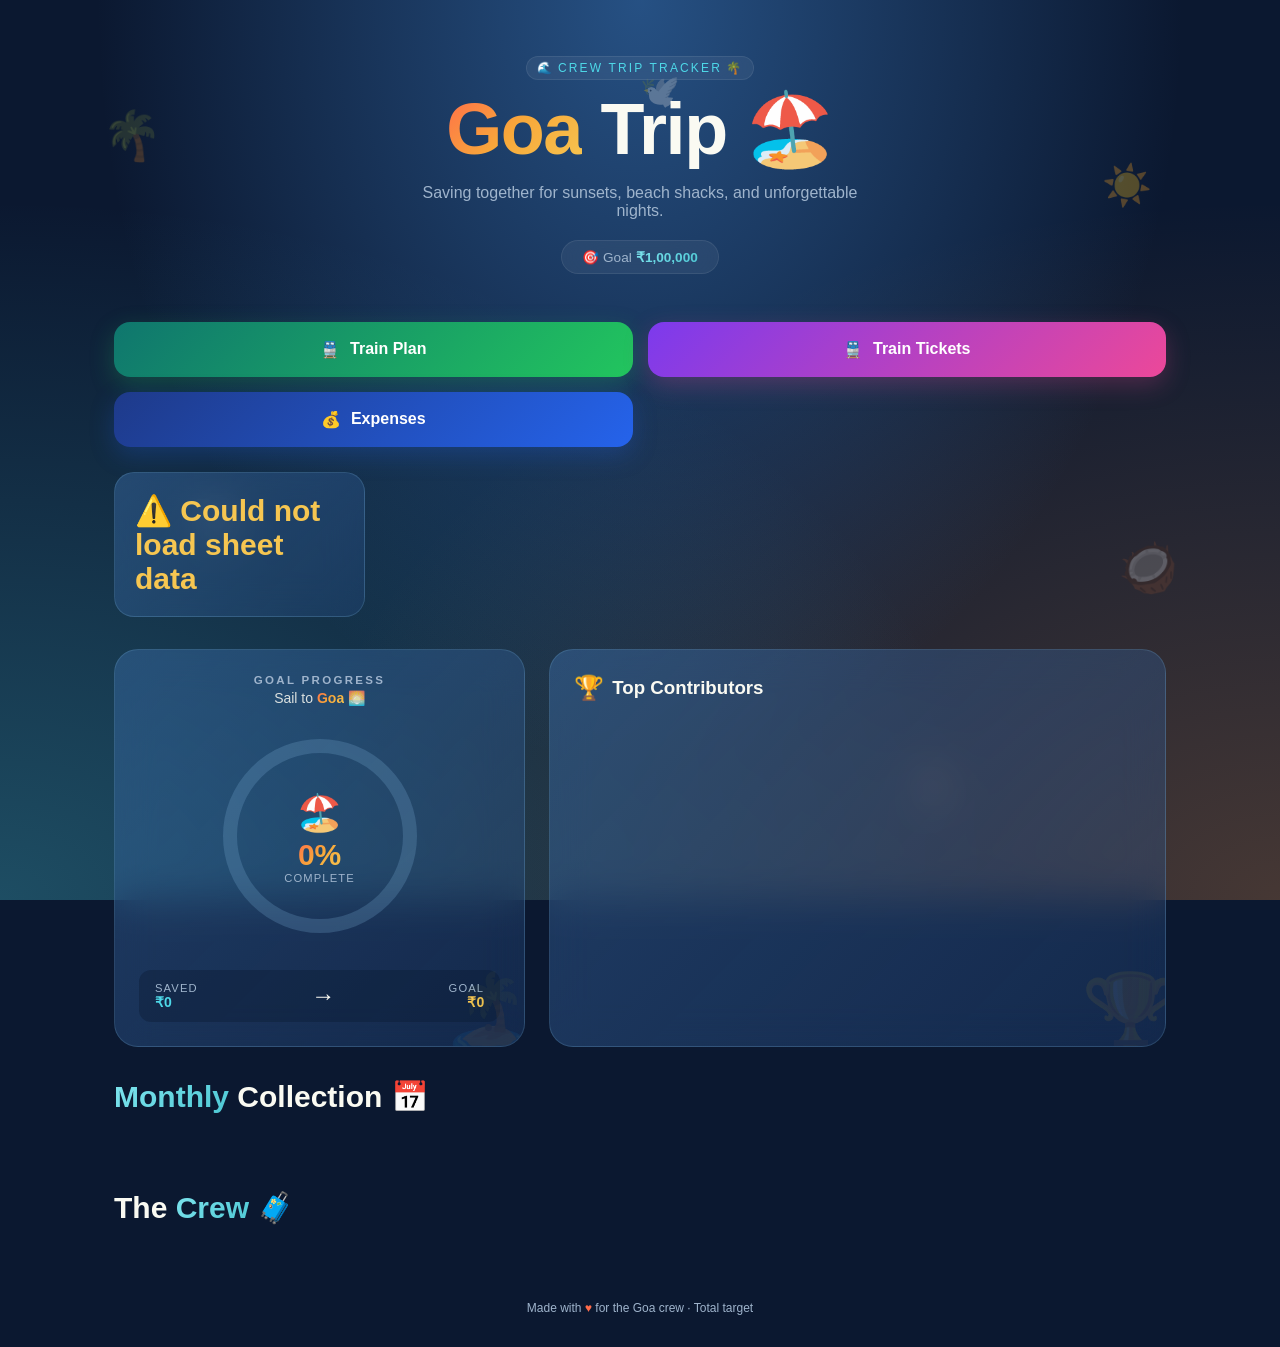
<file: index.html>
<!DOCTYPE html>
<html lang="en">
<head>
<meta charset="UTF-8" />
<meta name="viewport" content="width=device-width, initial-scale=1.0" />
<title>Goa Trip Saving 🏖️</title>
<meta name="description" content="Crew saving tracker for our Goa trip — sunsets, beach shacks & unforgettable nights." />
<link rel="stylesheet" href="styles.css" />
<link rel="stylesheet" href="/css/plans.css">
</head>
<body>
  <!-- Floating ambient emojis -->
  <div class="ambient" aria-hidden="true">
    <span class="emoji float-slow" style="left:8%;top:12%;font-size:3rem;opacity:.25">🌴</span>
    <span class="emoji float" style="right:10%;top:18%;font-size:2.5rem;opacity:.3">☀️</span>
    <span class="emoji float" style="left:15%;top:55%;font-size:2.5rem;opacity:.2">🐚</span>
    <span class="emoji float-slow" style="right:8%;top:60%;font-size:3rem;opacity:.25">🥥</span>
    <span class="emoji wave" style="left:50%;top:8%;font-size:2rem;opacity:.3">🕊️</span>
    <span class="emoji float" style="right:25%;bottom:10%;font-size:2.5rem;opacity:.25">🍹</span>
  </div>

  <main class="container">
    <!-- Hero -->
    <header class="hero pop-in">
      <div class="chip">
        <span class="wave">🌊</span><span>Crew Trip Tracker</span><span class="wave">🌴</span>
      </div>
      <h1 class="title">
        <span class="g-sunset">Goa</span> Trip <span class="float inline">🏖️</span>
      </h1>
      <p class="subtitle">Saving together for sunsets, beach shacks, and unforgettable nights.</p>
      <div class="chip mt">
        🎯 <span class="muted">Goal</span>
        <strong class="g-ocean" id="goalChip">₹1,00,000</strong>
      </div>
    </header>

    <div class="plan-nav">
        <a href="/train-plan.html" class="plan-btn train">🚆 <span>Train Plan</span></a>
        <a href="/train-tickets.html" class="plan-btn flight">🚆 <span>Train Tickets</span></a>
        <a href="/expenses.html" class="plan-btn expenses">💰 <span>Expenses</span></a>
    </div>
    

    <!-- Stats -->
    <section class="stats" id="stats"></section>

    <!-- Progress + Top -->
    <section class="split">
      <div class="card glow progress-card">
        <div class="bg-emoji">🏝️</div>
        <h3 class="kicker">Goal Progress</h3>
        <p class="small">Sail to <span class="g-sunset bold">Goa</span> 🌅</p>
        <div class="ring-wrap">
          <svg width="220" height="220" viewBox="0 0 220 220" class="ring">
            <defs>
              <linearGradient id="ringGrad" x1="0%" y1="0%" x2="100%" y2="100%">
                <stop offset="0%" stop-color="#36d6e5"/>
                <stop offset="50%" stop-color="#f7a83a"/>
                <stop offset="100%" stop-color="#ff6b4a"/>
              </linearGradient>
            </defs>
            <circle cx="110" cy="110" r="90" fill="none" stroke="rgba(120,170,210,.25)" stroke-width="14"/>
            <circle id="ringFill" cx="110" cy="110" r="90" fill="none" stroke="url(#ringGrad)" stroke-width="14" stroke-linecap="round" stroke-dasharray="565.48" stroke-dashoffset="565.48"/>
          </svg>
          <div class="ring-center">
            <span class="float" style="font-size:2.25rem">🏖️</span>
            <span class="pct g-sunset" id="ringPct">0%</span>
            <span class="tiny muted">complete</span>
          </div>
        </div>
        <div class="row pill">
          <div><div class="tiny muted">Saved</div><div class="bold primary" id="savedPill">₹0</div></div>
          <span style="font-size:1.5rem">→</span>
          <div style="text-align:right"><div class="tiny muted">Goal</div><div class="bold accent" id="goalPill">₹0</div></div>
        </div>
      </div>

      <div class="card top-card">
        <div class="bg-emoji">🏆</div>
        <div class="row gap">
          <span class="float" style="font-size:1.5rem">🏆</span>
          <h3 style="margin:0">Top Contributors</h3>
        </div>
        <ol id="topList" class="top-list"></ol>
      </div>
    </section>

    <!-- Members -->
    <section class="members">
      <!-- Monthly Collection -->
      <div class="monthly-wrap">
        <div class="members-head">
          <h2><span class="g-ocean">Monthly</span> Collection <span class="float inline">📅</span></h2>
          <span class="tiny muted" id="monthlyMeta"></span>
        </div>
        <div class="monthly-summary" id="monthlySummary"></div>
        <div class="monthly-grid" id="monthlyGrid"></div>
      </div>

      <div class="members-head">
        <h2><span>The </span><span class="g-ocean">Crew</span> <span class="wave inline">🧳</span></h2>
        <span class="tiny muted" id="crewMeta"></span>
      </div>
      <div class="grid" id="membersGrid"></div>
    </section>

    <footer class="footer">
      Made with <span class="coral">♥</span> for the Goa crew · Total target <span id="totalTarget"></span>
    </footer>
  </main>

  <script src="account-store.js"></script>
  <script>
    // Browser: returning to Home ends the expense-management session.
    // Android/Capacitor: keep the session until the user explicitly logs out.
    if (!window.TripAccountStore?.isAndroidApp?.()) {
      window.TripAccountStore?.clearSession?.();
      window.addEventListener("pageshow", () => window.TripAccountStore?.clearSession?.());
    }
  </script>
  <script src="script.js"></script>
</body>
</html>
</file>
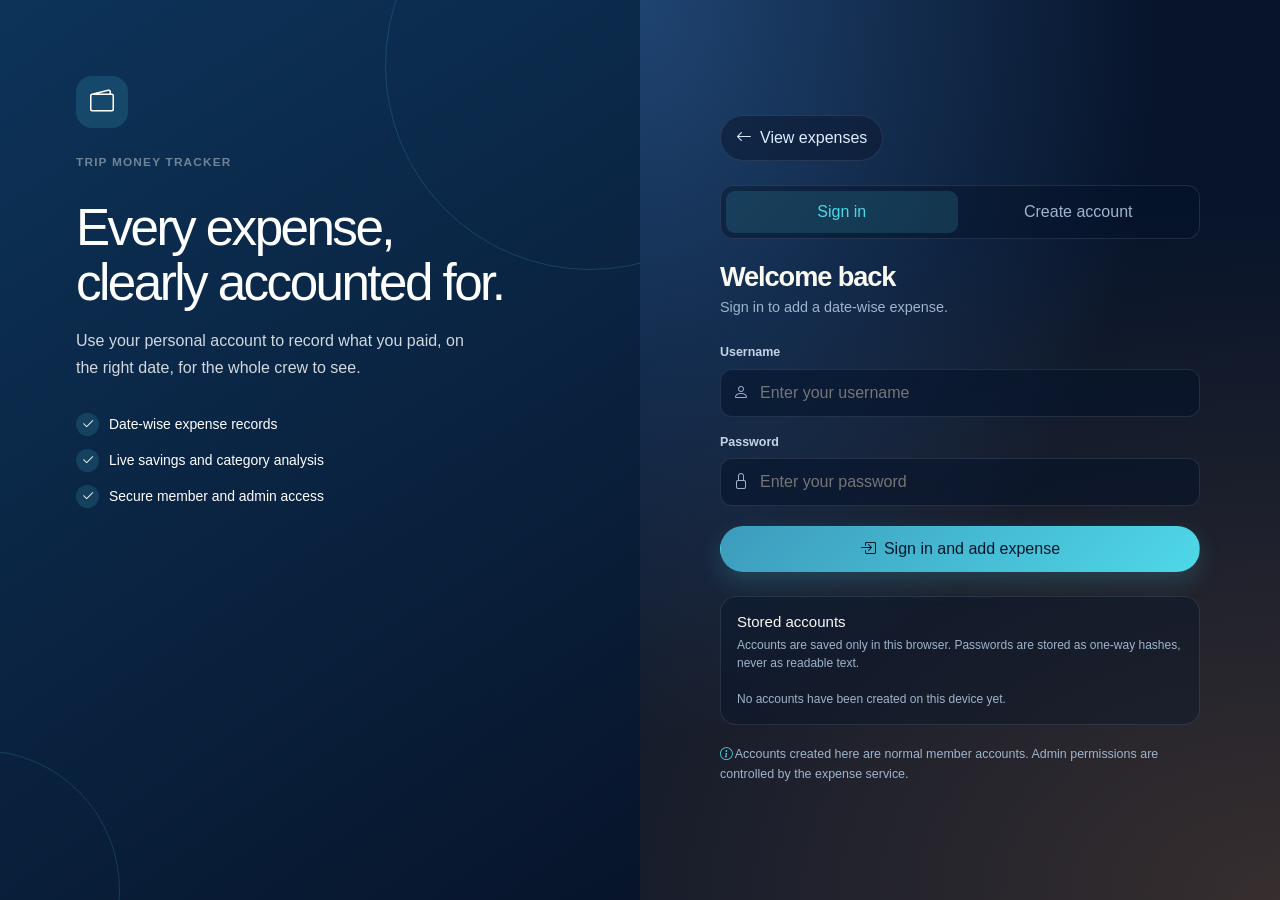
<file: admin-expenses.html>
<!DOCTYPE html>
<html lang="en">

<head>
  <meta charset="UTF-8">
  <meta name="viewport" content="width=device-width,initial-scale=1.0">
  <meta name="description" content="Add and manage Goa trip expenses.">
  <title>Add expenses · Goa trip</title>
  <link rel="preconnect" href="https://fonts.googleapis.com">
  <link rel="preconnect" href="https://cdn.jsdelivr.net">
  <link href="https://fonts.googleapis.com/css2?family=Poppins:wght@400;500;600;700;800&display=swap" rel="stylesheet">
  <link href="https://cdn.jsdelivr.net/npm/bootstrap-icons@1.11.3/font/bootstrap-icons.min.css" rel="stylesheet">
  <link href="https://cdn.jsdelivr.net/npm/bootstrap@5.3.3/dist/css/bootstrap.min.css" rel="stylesheet">
  <link rel="stylesheet" href="/css/expenses.css">
</head>

<body class="expense-page">
  <main class="expense-shell">
    <header class="expense-top">
      <div><a href="/expenses.html" class="expense-btn secondary"><i class="bi bi-arrow-left"></i> Expense overview</a><p class="eyebrow mt-4">Expense entry</p><h1>Add trip expenses</h1><p>Signed in as <strong id="loggedUser"></strong> <span id="roleBadge" class="role-badge"></span>. Your date and category help the group track every payment.</p></div>
      <div class="expense-actions"><button id="logout" class="expense-btn danger" type="button"><i class="bi bi-box-arrow-right"></i> Logout</button></div>
    </header>
    <div id="adminAlert" class="alert" role="alert" aria-live="polite"></div>
    <section class="expense-card">
      <div class="form-card-head"><div class="heading-icon"><i class="bi bi-plus-circle"></i></div><div><h2 class="section-title">New expense</h2><p class="section-subtitle">Add several entries to the list, then save them together.</p></div></div>
      <form id="expenseForm" novalidate>
        <div class="form-grid">
          <div class="form-field"><label for="date">Expense date</label><div class="input-with-icon"><i class="bi bi-calendar3"></i><input id="date" type="date" required></div></div>
          <div class="form-field"><label for="type">Expense category</label><div class="input-with-icon select-icon"><i class="bi bi-tags"></i><select id="type" required><option value="">Choose a category</option><option>Train Ticket</option><option>Petrol</option><option>Food</option><option>Hotel/Accommodation</option><option>Travel/Transport</option><option>Other</option></select></div></div>
          <div class="form-field"><label for="amount">Amount (₹)</label><div class="input-with-icon"><i class="bi bi-currency-rupee"></i><input id="amount" type="number" min="0.01" step="0.01" inputmode="decimal" placeholder="0.00" required></div></div>
          <div class="form-field"><label for="updatedBy">Paid / added by</label><div class="input-with-icon"><i class="bi bi-person-check"></i><input id="updatedBy" autocomplete="name" readonly required></div></div>
          <div class="form-field"><label for="comments">Comments</label><div class="input-with-icon"><i class="bi bi-chat-left-text"></i><input id="comments" type="text" maxlength="500" placeholder="Optional comment"></div></div>
        </div>
        <div class="form-actions"><button class="expense-btn secondary" type="reset"><i class="bi bi-arrow-counterclockwise"></i> Clear</button><button class="expense-btn primary" type="submit"><i class="bi bi-plus-lg"></i> Add to save list</button><button class="expense-btn primary" id="submitPending" type="button"><i class="bi bi-cloud-arrow-up"></i> Save all expenses</button></div>
      </form>
      <div id="pendingList" class="pending-list" aria-live="polite"></div>
    </section>
    <section class="expense-card mt-4">
      <div class="expense-toolbar"><div><h2 class="section-title">Existing expenses</h2><p class="section-subtitle">Newest records appear first. <span id="managementHint"></span></p></div><button id="reloadAdmin" class="expense-btn secondary" type="button"><i class="bi bi-arrow-clockwise"></i> Refresh</button></div>
      <div class="expense-table-wrap"><table class="expense-table admin-table"><thead><tr><th>Date</th><th>Category</th><th>Amount</th><th>Added by</th><th>Comments</th><th>Updated</th><th class="admin-only">Actions</th></tr></thead><tbody id="adminRows"></tbody></table></div>
    </section>
  </main>
  <script src="/account-store.js"></script>
  <script>
    const EXPENSE_API_URL = "https://script.google.com/macros/s/AKfycbyYHi4Vzi4vbc90FfZ9UvlKlKIQuziVKtTBHzFOHYneqdk5ENsI_F0bKrY8yPw76xxV/exec";
    const session = window.TripAccountStore?.readSession?.();
    const token = session?.token;
    const username = session?.user;
    const role = session?.role || "member";
    const canManage = role === "admin";
    const localAccount = session?.source === "local";
    if (!token) location.replace("/admin-login.html");
    window.addEventListener("pageshow", () => {
      if (!window.TripAccountStore?.readSession?.()) {
        window.TripAccountStore?.clearSession?.();
        location.replace("/admin-login.html");
      }
    });
    document.getElementById("loggedUser").textContent = username || "Member"; document.getElementById("updatedBy").value = username || ""; document.getElementById("date").value = new Date().toISOString().slice(0, 10);
    document.getElementById("roleBadge").textContent = canManage ? "Administrator" : "Member"; document.getElementById("managementHint").textContent = canManage ? "You can edit or delete records." : "Member accounts can add new expense records.";
    if (!canManage) document.querySelectorAll(".admin-only").forEach(el => el.remove());
    const esc = value => String(value ?? "").replace(/[&<>"']/g, char => ({ "&": "&amp;", "<": "&lt;", ">": "&gt;", '"': "&quot;", "'": "&#039;" }[char]));
    const money = value => "₹" + Number(value || 0).toLocaleString("en-IN", { maximumFractionDigits: 2 }); let pending = [], existing = [];
    function alertMsg(message, type = "success") { const alert = document.getElementById("adminAlert"); alert.className = "alert " + type; alert.textContent = message; }
    const loginMessage = sessionStorage.getItem("tripLoginMessage");
    if (loginMessage) { alertMsg(loginMessage); sessionStorage.removeItem("tripLoginMessage"); }
    async function adminRequest(action, payload = {}) {

        const url = new URL(EXPENSE_API_URL);

        url.searchParams.set("action", action);
        url.searchParams.set("token", token);

        Object.entries(payload).forEach(([key, value]) => {
          url.searchParams.set(key, value);
        });

        const response = await fetch(url, {
          cache: "no-store"
        });

        if (!response.ok) {
          throw new Error(
            "Could not reach the expense service. Please try again."
          );
        }

        const data = await response.json();

        if (!data.ok) {
          throw new Error(
            data.error || "Request failed"
          );
        }

        return data;
      }
    function renderPending() { const list = document.getElementById("pendingList"); list.innerHTML = pending.map((item, index) => `<div class="pending-item"><span><i class="bi bi-clock-history"></i> ${esc(item.date)} · ${esc(item.type)} · <strong>${money(item.amount)}</strong> · ${esc(item.updatedBy)}${item.comments ? ` · ${esc(item.comments)}` : ""}</span><button class="expense-btn danger small" data-remove="${index}" type="button"><i class="bi bi-x-lg"></i> Remove</button></div>`).join(""); list.querySelectorAll("[data-remove]").forEach(button => button.addEventListener("click", () => { pending.splice(Number(button.dataset.remove), 1); renderPending(); })); }
    function renderAdmin() {
        const body = document.getElementById("adminRows");

        const ordered = [...existing].sort(
          (a, b) =>
            String(b.date || "").localeCompare(String(a.date || "")) ||
            String(b.updatedAt || "").localeCompare(String(a.updatedAt || ""))
        );

        body.innerHTML = ordered.map(item => `
    <tr>
      <td>${esc(item.date)}</td>
      <td><span class="expense-badge">${esc(item.type)}</span></td>
      <td class="expense-amount">${money(item.amount)}</td>
      <td>${esc(item.updatedBy)}</td>
      <td>${esc(item.comments || "—")}</td>
      <td>${esc(item.updatedAt || "—")}</td>

      ${canManage ? `
        <td class="actions">

          <button
            class="expense-btn secondary small"
            data-edit="${esc(item.id)}"
            type="button">
            <i class="bi bi-pencil-square"></i> Edit
          </button>

          <button
            class="expense-btn danger small"
            data-delete="${esc(item.id)}"
            type="button">
            <i class="bi bi-trash3"></i> Delete
          </button>

        </td>
      ` : ""}
    </tr>
  `).join("") || `
    <tr>
      <td colspan="${canManage ? 7 : 6}" class="empty-cell">
        No expenses have been recorded yet.
      </td>
    </tr>
  `;


        // ============================================================
        // DELETE
        // ============================================================

        body.querySelectorAll("[data-delete]").forEach(button => {

          button.addEventListener("click", async () => {

            if (!confirm("Delete this expense permanently?")) {
              return;
            }

            try {

              await adminRequest("delete", {
                id: button.dataset.delete
              });

              alertMsg("Expense deleted successfully.");

              await loadExisting();

            } catch (error) {

              alertMsg(
                error.message,
                "error"
              );
            }
          });
        });


        // ============================================================
        // EDIT
        // ============================================================

        body.querySelectorAll("[data-edit]").forEach(button => {

          button.addEventListener("click", () => {

            const item = existing.find(
              expense =>
                String(expense.id) ===
                String(button.dataset.edit)
            );

            if (!item) {
              alertMsg(
                "Expense not found.",
                "error"
              );
              return;
            }


            document.getElementById("date").value =
              item.date || "";

            document.getElementById("type").value =
              item.type || "";

            document.getElementById("amount").value =
              item.amount || "";

            document.getElementById("updatedBy").value =
              username || "";

            document.getElementById("comments").value =
              item.comments || "";

            // Store the expense ID being edited
            document.getElementById("expenseForm").dataset.editId =
              item.id;


            // Change button text
            const saveButton =
              document.getElementById("submitPending");

            saveButton.innerHTML =
              '<i class="bi bi-check2-circle"></i> Update expense';


            alertMsg(
              "Expense loaded for editing. Make your changes and click Update expense."
            );


            // Scroll to form
            document.getElementById("expenseForm")
              .scrollIntoView({
                behavior: "smooth",
                block: "start"
              });
          });
        });
      }
    async function loadExisting() { try { document.getElementById("reloadAdmin").disabled = true; const data = await adminRequest("list"); existing = Array.isArray(data.expenses) ? data.expenses : []; renderAdmin(); } catch (error) { alertMsg(error.message, "error"); } finally { document.getElementById("reloadAdmin").disabled = false; } }
    const expenseForm = document.getElementById("expenseForm");
    expenseForm.addEventListener("submit", event => { event.preventDefault(); const form = event.currentTarget; if (!form.reportValidity()) return; pending.push({ date: document.getElementById("date").value, type: document.getElementById("type").value, amount: Number(document.getElementById("amount").value), updatedBy: document.getElementById("updatedBy").value, comments: document.getElementById("comments").value.trim() }); renderPending(); document.getElementById("amount").value = ""; document.getElementById("type").value = ""; document.getElementById("comments").value = ""; alertMsg("Expense added to the save list. Save when you are ready."); });
    expenseForm.addEventListener("reset", () => setTimeout(() => { document.getElementById("date").value = new Date().toISOString().slice(0, 10); document.getElementById("updatedBy").value = username || ""; }, 0));
    document.getElementById("submitPending").addEventListener("click", async () => {

        const form = document.getElementById("expenseForm");
        const editId = form.dataset.editId;

        // ============================================================
        // UPDATE EXISTING EXPENSE
        // ============================================================

        if (editId) {

          if (!form.reportValidity()) {
            return;
          }

          const submit = document.getElementById("submitPending");
          submit.disabled = true;

          try {

            await adminRequest("update", {
              id: editId,
              date: document.getElementById("date").value,
              type: document.getElementById("type").value,
              amount: Number(document.getElementById("amount").value),
              comments: document.getElementById("comments").value.trim()
            });

            // Clear edit mode
            delete form.dataset.editId;

            form.reset();

            document.getElementById("date").value =
              new Date().toISOString().slice(0, 10);

            document.getElementById("updatedBy").value =
              username || "";

            submit.innerHTML =
              '<i class="bi bi-cloud-arrow-up"></i> Save all expenses';

            alertMsg(
              "Expense updated successfully."
            );

            await loadExisting();

          } catch (error) {

            alertMsg(
              error.message,
              "error"
            );

          } finally {

            submit.disabled = false;
          }

          return;
        }


        // ============================================================
        // SAVE NEW EXPENSES
        // ============================================================

        if (!pending.length) {

          alertMsg(
            "Add at least one expense before saving.",
            "error"
          );

          return;
        }

        const submit =
          document.getElementById("submitPending");

        submit.disabled = true;

        try {

          for (const item of pending) {
            await adminRequest("add", item);
          }

          const count =
            pending.length;

          pending = [];

          renderPending();

          alertMsg(
            `${count} expense${count === 1 ? "" : "s"} saved successfully.`
          );

          await loadExisting();

        } catch (error) {

          alertMsg(
            error.message,
            "error"
          );

        } finally {

          submit.disabled = false;
        }
      });
    document.getElementById("reloadAdmin").addEventListener("click", loadExisting);
    document.getElementById("logout").addEventListener("click", () => {
      window.TripAccountStore?.clearSession?.();
      location.href = "/admin-login.html";
    });

    // Browser sessions expire after 10 minutes without activity.
    // Android/Capacitor sessions intentionally do not expire automatically.
    if (!window.TripAccountStore?.isAndroidApp?.()) {
      const touch = () => window.TripAccountStore?.touchSession?.();
      ["click", "keydown", "pointerdown", "touchstart", "scroll"].forEach(eventName => {
        document.addEventListener(eventName, touch, { passive: true });
      });
      setInterval(() => {
        if (!window.TripAccountStore?.readSession?.()) {
          window.TripAccountStore?.clearSession?.();
          location.replace("/admin-login.html");
        }
      }, 30000);
    }

    loadExisting();
  </script>
</body>

</html>
</file>
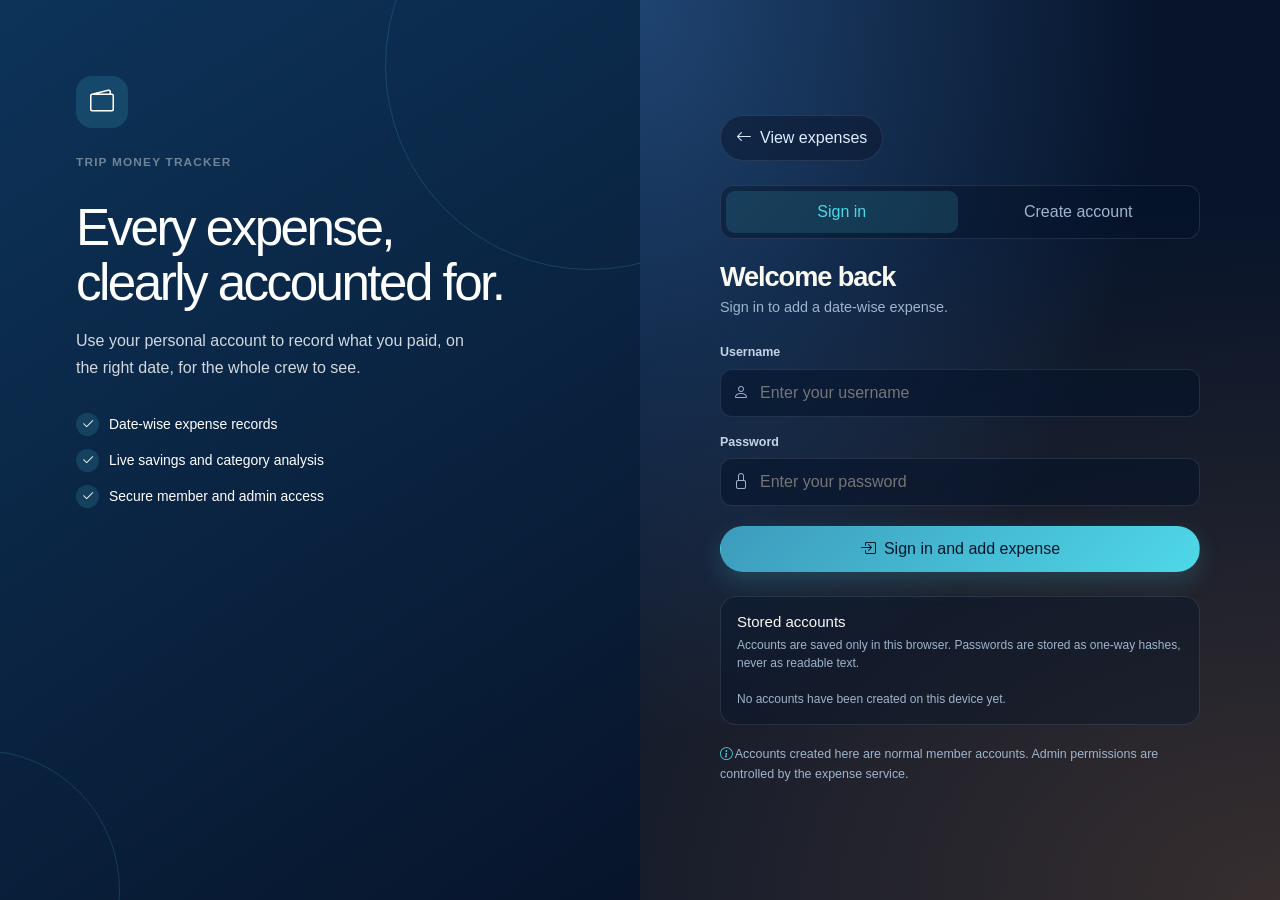
<file: admin-login.html>
<!DOCTYPE html>
<html lang="en">

<head>
  <meta charset="UTF-8">
  <meta name="viewport" content="width=device-width,initial-scale=1.0">
  <meta name="description" content="Sign in or create a member account to add Goa trip expenses.">
  <title>Access expenses · Goa trip</title>
  <link rel="preconnect" href="https://fonts.googleapis.com">
  <link rel="preconnect" href="https://cdn.jsdelivr.net">
  <link href="https://fonts.googleapis.com/css2?family=Poppins:wght@400;500;600;700;800&display=swap" rel="stylesheet">
  <link href="https://cdn.jsdelivr.net/npm/bootstrap-icons@1.11.3/font/bootstrap-icons.min.css" rel="stylesheet">
  <link href="https://cdn.jsdelivr.net/npm/bootstrap@5.3.3/dist/css/bootstrap.min.css" rel="stylesheet">
  <link rel="stylesheet" href="/css/expenses.css">
</head>

<body class="expense-page login-page">
  <aside class="login-brand" aria-hidden="true">
    <div class="brand-content">
      <div class="brand-mark"><i class="bi bi-wallet2"></i></div>
      <p class="eyebrow text-white-50 mt-4">Trip money tracker</p>
      <h1>Every expense, clearly accounted for.</h1>
      <p>Use your personal account to record what you paid, on the right date, for the whole crew to see.</p>
      <div class="feature-list"><span><i class="bi bi-check2"></i> Date-wise expense records</span><span><i
            class="bi bi-check2"></i> Live savings and category analysis</span><span><i class="bi bi-check2"></i> Secure
          member and admin access</span></div>
    </div>
  </aside>
  <main class="login-panel">
    <div class="login-card">
      <a href="/expenses.html" class="expense-btn secondary"><i class="bi bi-arrow-left"></i> View expenses</a>
      <div class="auth-tabs" role="tablist" aria-label="Account actions">
        <button class="auth-tab active" id="loginTab" type="button" role="tab" aria-selected="true"
          aria-controls="loginForm">Sign in</button>
        <button class="auth-tab" id="registerTab" type="button" role="tab" aria-selected="false"
          aria-controls="registerForm">Create account</button>
      </div>
      <div id="loginAlert" class="alert" role="alert" aria-live="polite"></div>

      <form id="loginForm" class="expense-form" novalidate>
        <h1 class="login-form-title">Welcome back</h1>
        <p class="login-form-copy">Sign in to add a date-wise expense.</p>
        <div class="form-field"><label for="adminUser">Username</label>
          <div class="input-with-icon"><i class="bi bi-person"></i><input id="adminUser" autocomplete="username"
              placeholder="Enter your username" required></div>
        </div>
        <div class="form-field mt-3"><label for="adminPass">Password</label>
          <div class="input-with-icon"><i class="bi bi-lock"></i><input id="adminPass" type="password"
              autocomplete="current-password" placeholder="Enter your password" required></div>
        </div>
        <div class="form-actions"><button class="expense-btn primary w-100" type="submit"><i
              class="bi bi-box-arrow-in-right"></i> Sign in and add expense</button></div>
      </form>

      <form id="registerForm" class="expense-form d-none" novalidate>
        <h1 class="login-form-title">Create member account</h1>
        <p class="login-form-copy">Member accounts can add expenses but do not receive management access.</p>
        <div class="form-field"><label for="registerName">Your name</label>
          <div class="input-with-icon"><i class="bi bi-person-vcard"></i><input id="registerName" autocomplete="name"
              placeholder="Name shown on expense records" required></div>
        </div>
        <div class="form-field mt-3"><label for="registerUser">Username</label>
          <div class="input-with-icon"><i class="bi bi-at"></i><input id="registerUser" autocomplete="username"
              minlength="3" placeholder="At least 3 characters" required></div>
        </div>
        <div class="form-field mt-3"><label for="registerPass">Password</label>
          <div class="input-with-icon"><i class="bi bi-shield-lock"></i><input id="registerPass" type="password"
              autocomplete="new-password" minlength="6" placeholder="At least 6 characters" required></div>
        </div>
        <div class="form-field mt-3"><label for="confirmPass">Confirm password</label>
          <div class="input-with-icon"><i class="bi bi-shield-check"></i><input id="confirmPass" type="password"
              autocomplete="new-password" placeholder="Repeat your password" required></div>
        </div>
        <div class="form-actions"><button class="expense-btn primary w-100" type="submit"><i
              class="bi bi-person-plus"></i> Create member account</button></div>
      </form>
      <section class="account-store-panel" aria-labelledby="storedAccountsTitle">
        <div><h2 id="storedAccountsTitle">Stored accounts</h2><p>Accounts are saved only in this browser. Passwords are stored as one-way hashes, never as readable text.</p></div>
        <div id="storedAccounts" class="stored-accounts" aria-live="polite"></div>
      </section>
      <p class="login-help"><i class="bi bi-info-circle"></i> Accounts created here are normal member accounts. Admin
        permissions are controlled by the expense service.</p>
    </div>
  </main>
  <script src="/account-store.js"></script>
  <script>
    const EXPENSE_API_URL = "https://script.google.com/macros/s/AKfycbyYHi4Vzi4vbc90FfZ9UvlKlKIQuziVKtTBHzFOHYneqdk5ENsI_F0bKrY8yPw76xxV/exec";
    const alertBox = document.getElementById("loginAlert");
    const showAlert = (message, type = "success") => { alertBox.className = "alert " + type; alertBox.textContent = message; };
    async function authRequest(action, payload) {
      const url = new URL(EXPENSE_API_URL); url.searchParams.set("action", action);
      Object.entries(payload).forEach(([key, value]) => url.searchParams.set(key, value));
      const response = await fetch(url, { cache: "no-store" });
      if (!response.ok) throw new Error("Could not reach the account service. Please try again.");
      const data = await response.json(); if (!data.ok) throw new Error(data.error || "Request failed"); return data;
    }
    function setMode(mode) {
      const login = mode === "login";
      document.getElementById("loginForm").classList.toggle("d-none", !login); document.getElementById("registerForm").classList.toggle("d-none", login);
      document.getElementById("loginTab").classList.toggle("active", login); document.getElementById("registerTab").classList.toggle("active", !login);
      document.getElementById("loginTab").setAttribute("aria-selected", login); document.getElementById("registerTab").setAttribute("aria-selected", !login);
      alertBox.className = "alert"; alertBox.textContent = "";
    }
    document.getElementById("loginTab").addEventListener("click", () => setMode("login"));
    document.getElementById("registerTab").addEventListener("click", () => setMode("register"));
    function renderStoredAccounts() {
      const container = document.getElementById("storedAccounts");
      const accounts = TripAccountStore.list();
      container.innerHTML = accounts.length ? accounts.map(account => `<div class="stored-account"><i class="bi bi-person-check"></i><span><strong>${escapeHtml(account.name)}</strong><small>@${escapeHtml(account.username)} · created ${new Date(account.createdAt).toLocaleDateString()}</small></span></div>`).join("") : "<p>No accounts have been created on this device yet.</p>";
    }
    function escapeHtml(value) { return String(value ?? "").replace(/[&<>\"']/g, char => ({ "&": "&amp;", "<": "&lt;", ">": "&gt;", '\"': "&quot;", "'": "&#039;" }[char])); }
    function startSession(data, source) {
      const session = TripAccountStore.saveSession(data, source);
      // Keep the existing login message behavior for the browser flow.
      if (!TripAccountStore.isAndroidApp()) {
        sessionStorage.setItem(
          "tripLoginMessage",
          session.role === "admin"
            ? "Administrator access granted. You can edit and delete expense records."
            : "This is a member account. Member-level access has been granted."
        );
      }
      location.href = "/admin-expenses.html";
    }
    document.getElementById("loginForm").addEventListener("submit", async event => {
      event.preventDefault(); const form = event.currentTarget; if (!form.reportValidity()) return;
      const submit = form.querySelector("button[type=submit]"); submit.disabled = true;
      try {
        const credentials = { username: document.getElementById("adminUser").value.trim(), password: document.getElementById("adminPass").value };
        // The Apps Script service checks its Admin sheet first, then its Members sheet,
        // and returns the matching account's role and session token.
        try {
          const data = await authRequest("login", credentials);
          startSession(data, "sheet");
          return;
        } catch (sheetError) {
          // Locally created members remain usable when they are not present in the sheet.
          try { startSession(await TripAccountStore.authenticate(credentials), "local"); return; }
          catch { throw sheetError; }
        }
      } catch (error) { showAlert(error.message || "Incorrect username or password.", "error"); } finally { submit.disabled = false; }
    });
    document.getElementById("registerForm").addEventListener("submit", async event => {
        event.preventDefault();

        const form = event.currentTarget;

        if (!form.reportValidity()) return;

        const name = document.getElementById("registerName").value.trim();
        const username = document.getElementById("registerUser").value.trim();
        const password = document.getElementById("registerPass").value;
        const confirmPassword = document.getElementById("confirmPass").value;

        if (password !== confirmPassword) {
          showAlert("Passwords do not match.", "error");
          return;
        }

        const submit = form.querySelector("button[type=submit]");
        submit.disabled = true;

        try {

          // Save the member account in Google Sheets
          await authRequest("register", {
            name: name,
            username: username,
            password: password
          });

          form.reset();

          setMode("login");

          showAlert(
            "Member account created successfully. You can now sign in from any device."
          );

        } catch (error) {

          showAlert(
            error.message || "Could not create the account.",
            "error"
          );

        } finally {

          submit.disabled = false;
        }
      });
    renderStoredAccounts();
  </script>
</body>

</html>
</file>
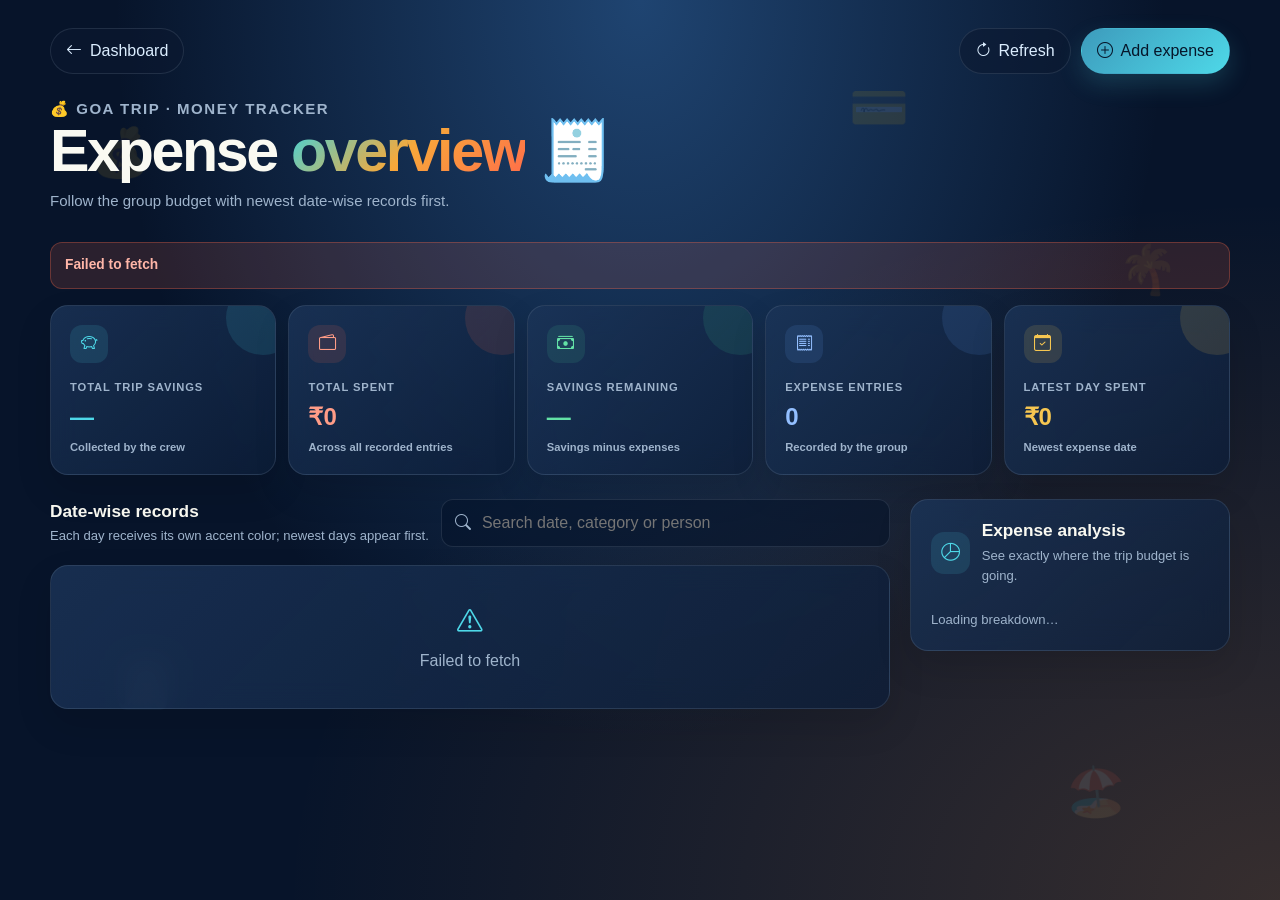
<file: expenses.html>
<!DOCTYPE html>
<html lang="en">

<head>
  <meta charset="UTF-8">
  <meta name="viewport" content="width=device-width,initial-scale=1.0">
  <meta name="description" content="Date-wise Goa trip expenses and savings analysis.">
  <title>Trip expenses · Goa trip</title>
  <link rel="preconnect" href="https://fonts.googleapis.com">
  <link rel="preconnect" href="https://cdn.jsdelivr.net">
  <link href="https://fonts.googleapis.com/css2?family=Poppins:wght@400;500;600;700;800&display=swap" rel="stylesheet">
  <link href="https://cdn.jsdelivr.net/npm/bootstrap-icons@1.11.3/font/bootstrap-icons.min.css" rel="stylesheet">
  <link href="https://cdn.jsdelivr.net/npm/bootstrap@5.3.3/dist/css/bootstrap.min.css" rel="stylesheet">
  <link rel="stylesheet" href="/css/expenses.css">
</head>

<body class="expense-page">
  <div class="expense-ambient" aria-hidden="true"><span>💰</span><span>🌴</span><span>🧾</span><span>🏖️</span><span>💳</span></div>
  <main class="expense-shell">
    <header class="expense-top">
      <div>
        <a href="/index.html" class="expense-btn secondary"><i class="bi bi-arrow-left"></i> Dashboard</a>
        <p class="eyebrow mt-4">💰 Goa trip · money tracker</p>
        <h1>Expense <span>overview</span> 🧾</h1>
        <p>Follow the group budget with newest date-wise records first.</p>
      </div>
      <div class="expense-actions">
        <button id="refreshExpenses" class="expense-btn secondary" type="button"><i class="bi bi-arrow-clockwise"></i>
          Refresh</button>
        <a href="/admin-login.html" class="expense-btn primary"><i class="bi bi-plus-circle"></i> Add expense</a>
      </div>
    </header>

    <div id="expenseAlert" class="alert" role="alert" aria-live="polite"></div>

    <section class="expense-summary" aria-label="Expense and savings summary">
      <article class="expense-card summary-card savings">
        <div class="icon"><i class="bi bi-piggy-bank"></i></div>
        <div class="label">Total trip savings</div>
        <div id="totalSavings" class="value">—</div>
        <div class="summary-note">Collected by the crew</div>
      </article>
      <article class="expense-card summary-card expense-total">
        <div class="icon"><i class="bi bi-wallet2"></i></div>
        <div class="label">Total spent</div>
        <div id="overallTotal" class="value">₹0</div>
        <div class="summary-note">Across all recorded entries</div>
      </article>
      <article class="expense-card summary-card balance">
        <div class="icon"><i class="bi bi-cash-stack"></i></div>
        <div class="label">Savings remaining</div>
        <div id="balanceAmount" class="value">—</div>
        <div class="summary-note">Savings minus expenses</div>
      </article>
      <article class="expense-card summary-card entries">
        <div class="icon"><i class="bi bi-receipt"></i></div>
        <div class="label">Expense entries</div>
        <div id="expenseCount" class="value">0</div>
        <div class="summary-note">Recorded by the group</div>
      </article>
      <article class="expense-card summary-card daily">
        <div class="icon"><i class="bi bi-calendar-check"></i></div>
        <div class="label">Latest day spent</div>
        <div id="latestDayTotal" class="value">₹0</div>
        <div class="summary-note">Newest expense date</div>
      </article>
    </section>

    <div class="content-grid">
      <section aria-labelledby="expense-list-title">
        <div class="expense-toolbar">
          <div>
            <h2 id="expense-list-title" class="section-title">Date-wise records</h2>
            <p class="section-subtitle">Each day receives its own accent color; newest days appear first.</p>
          </div>
          <div class="field"><i class="bi bi-search search-icon"></i><input id="expenseSearch" type="search"
              aria-label="Search expenses" placeholder="Search date, category or person"></div>
        </div>
        <section id="expenseGroups" class="expense-groups" aria-live="polite" aria-busy="true"></section>
      </section>
      <aside class="expense-card analysis-card" aria-labelledby="analysis-title">
        <div class="analysis-heading">
          <div class="heading-icon"><i class="bi bi-pie-chart"></i></div>
          <div>
            <h2 id="analysis-title" class="section-title">Expense analysis</h2>
            <p class="section-subtitle">See exactly where the trip budget is going.</p>
          </div>
        </div>
        <div id="categoryBreakdown" class="breakdown-list">
          <p class="section-subtitle">Loading breakdown…</p>
        </div>
      </aside>
    </div>
  </main>
  <script>window.EXPENSE_API_URL = "https://script.google.com/macros/s/AKfycbyYHi4Vzi4vbc90FfZ9UvlKlKIQuziVKtTBHzFOHYneqdk5ENsI_F0bKrY8yPw76xxV/exec";</script>
  <script src="/expense.js"></script>
</body>

</html>
</file>
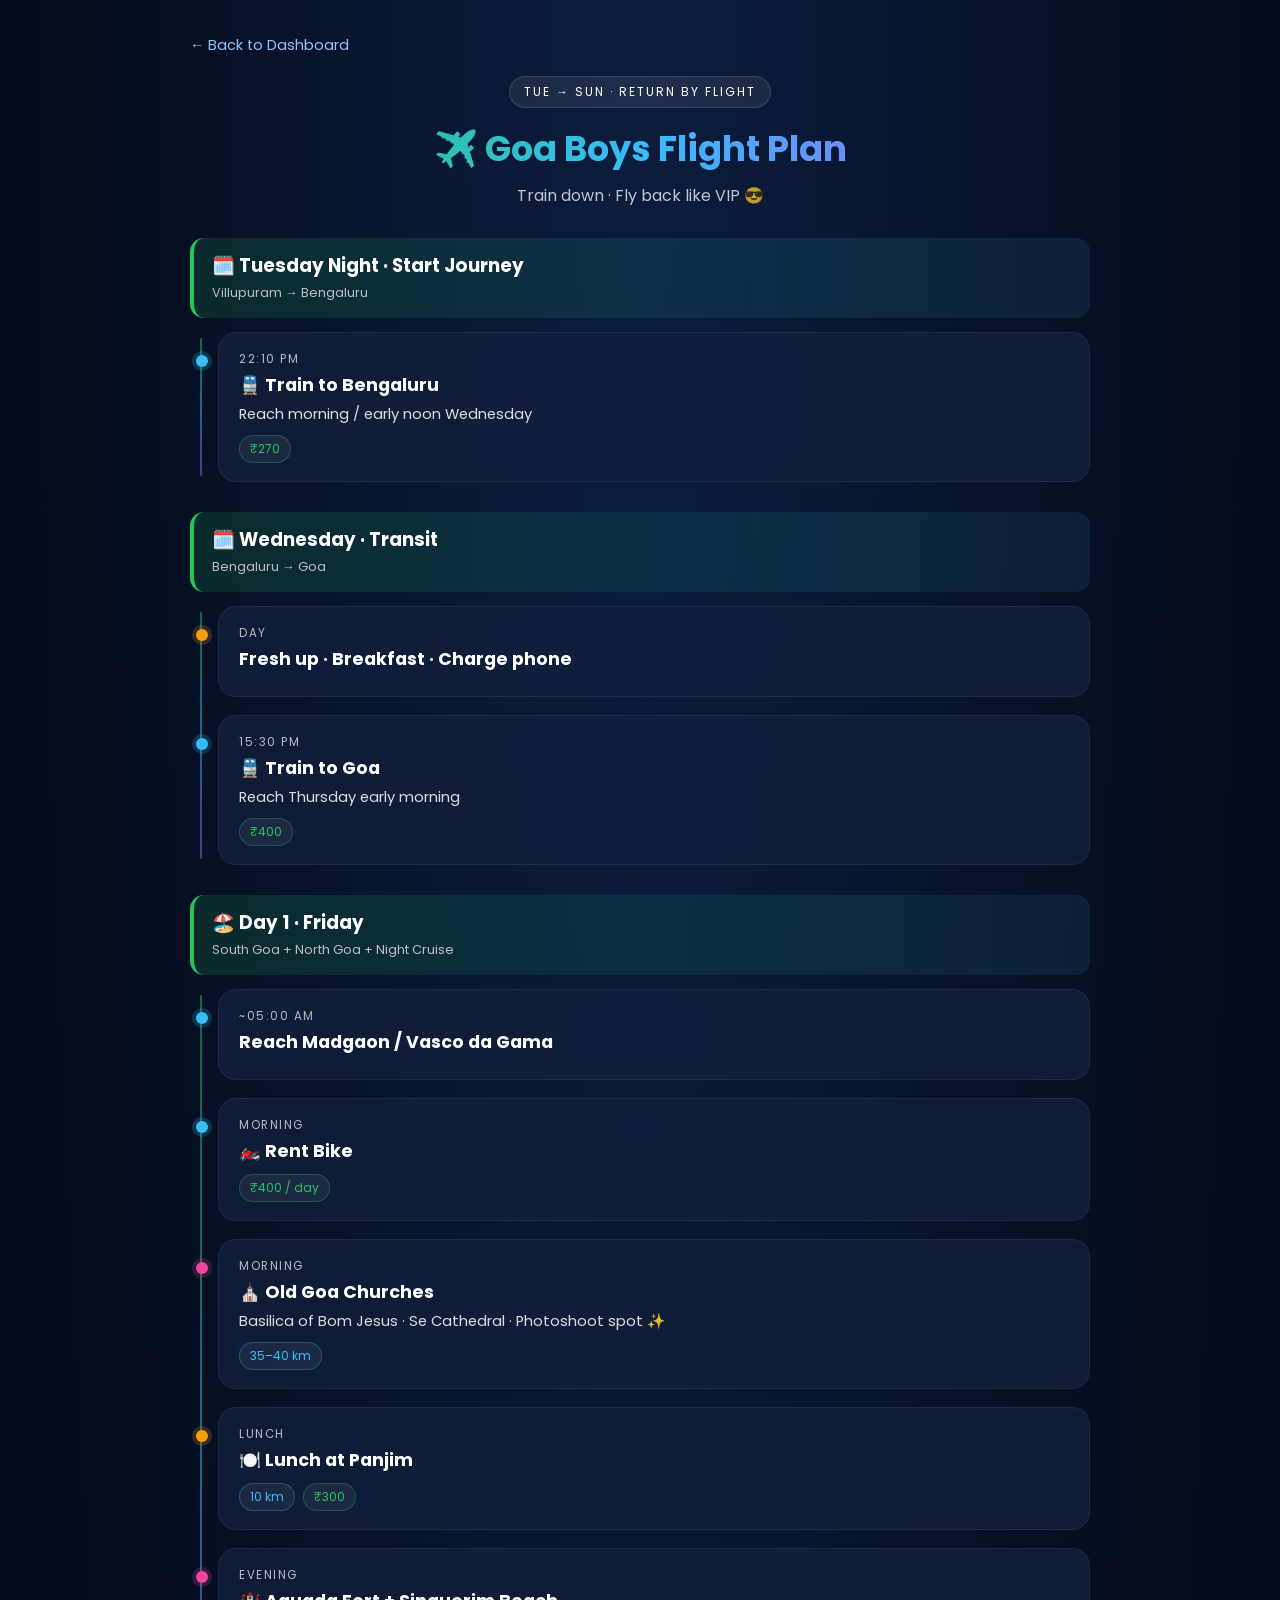
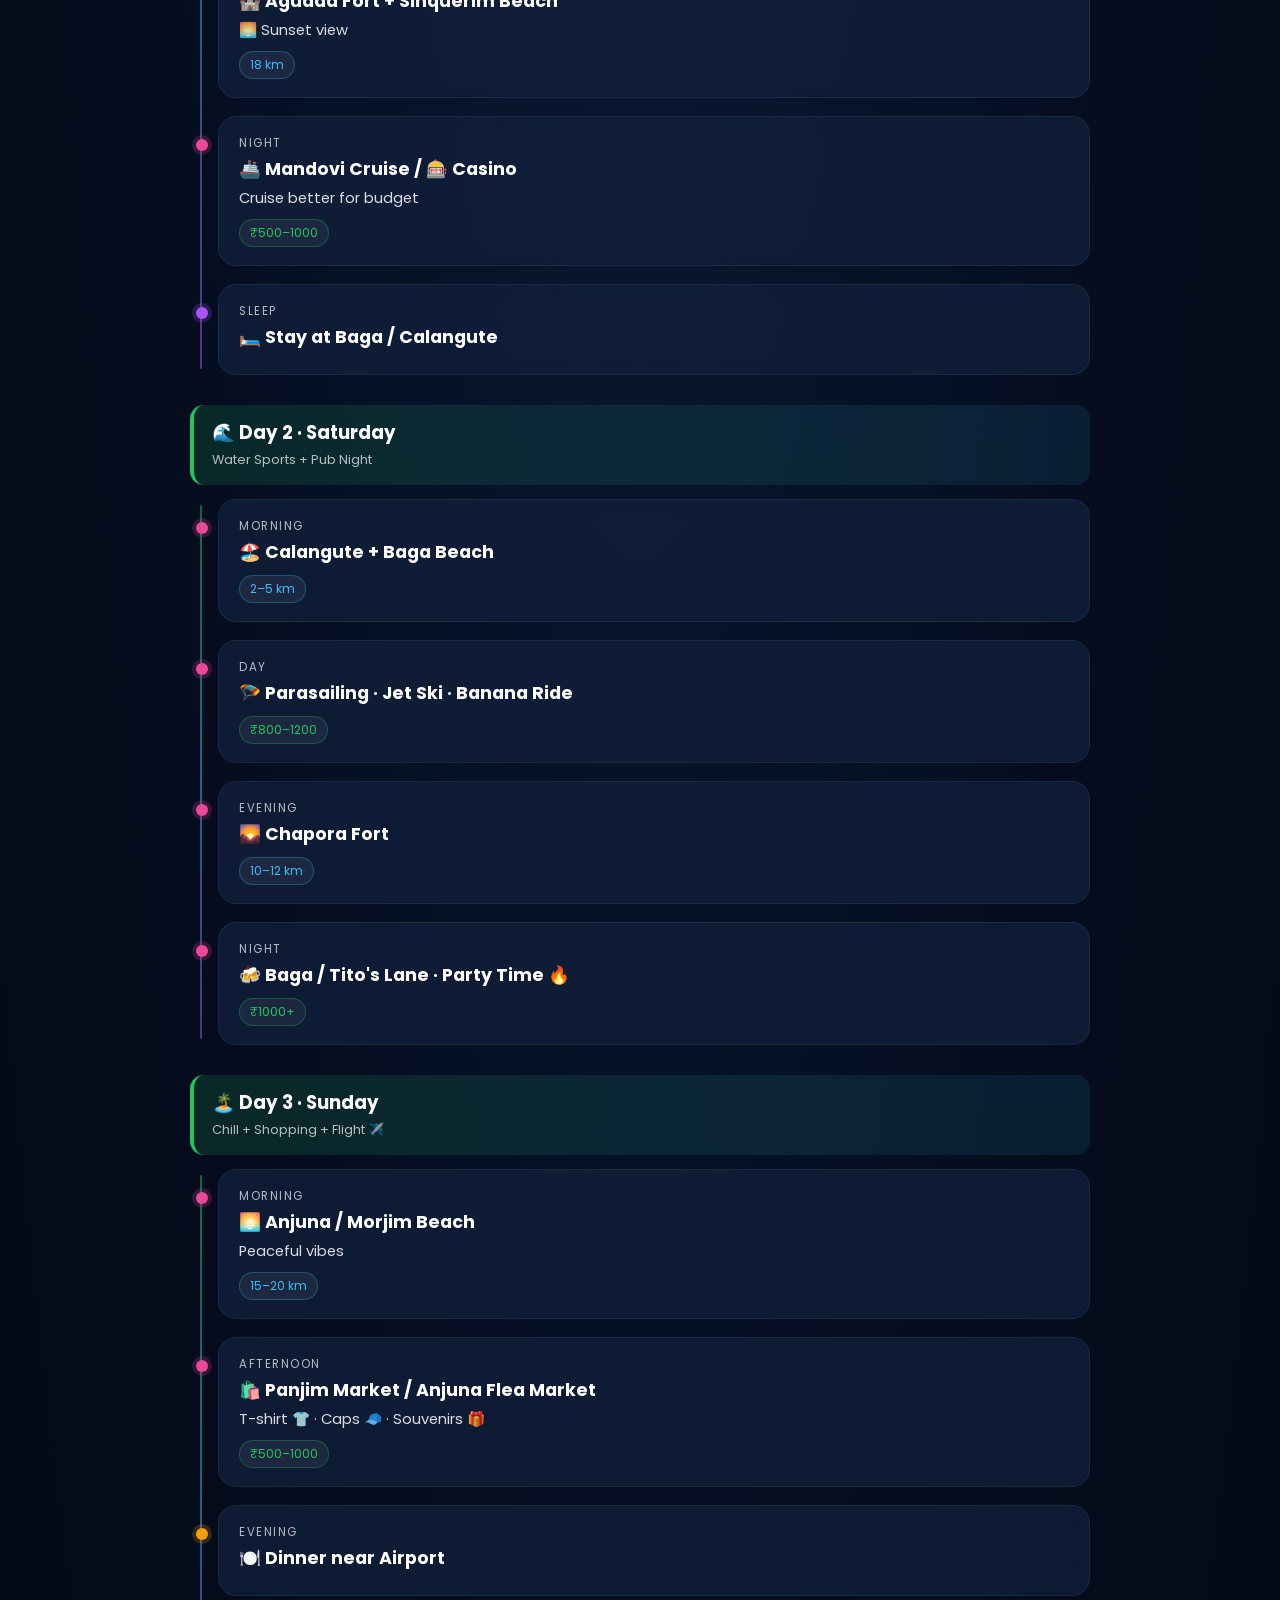
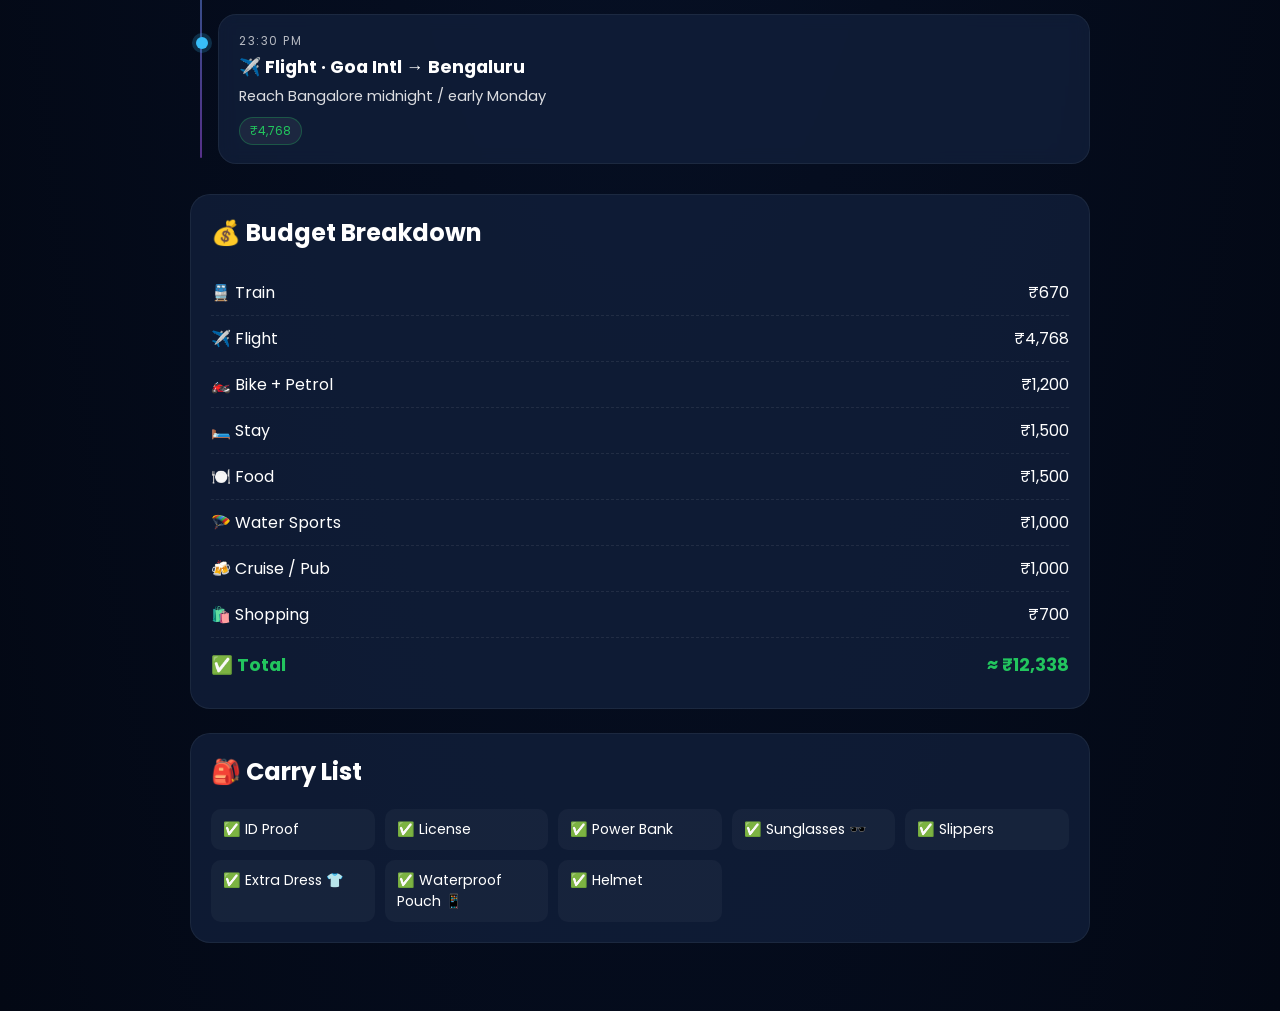
<file: flight-plan.html>
<!DOCTYPE html>
<html lang="en">
<head>
<meta charset="UTF-8">
<meta name="viewport" content="width=device-width, initial-scale=1.0">
<title>✈️ Flight Plan – Goa Boys Trip</title>
<link rel="preconnect" href="https://fonts.googleapis.com">
<link href="https://fonts.googleapis.com/css2?family=Poppins:wght@300;400;500;600;700&display=swap" rel="stylesheet">
<link rel="stylesheet" href="/css/plans.css">
</head>
<body class="plan-page">
<div class="plan-container">

  <a href="/index.html" class="back-link">← Back to Dashboard</a>

  <header class="plan-header">
    <div class="badge">Tue → Sun · Return by Flight</div>
    <h1>✈️ Goa Boys Flight Plan</h1>
    <p>Train down · Fly back like VIP 😎</p>
  </header>

  <!-- TUESDAY -->
  <div class="day-header"><h2>🗓️ Tuesday Night · Start Journey</h2><span>Villupuram → Bengaluru</span></div>
  <ul class="timeline stagger">
    <li class="t-item travel">
      <div class="t-time">22:10 PM</div>
      <h3>🚆 Train to Bengaluru</h3>
      <p>Reach morning / early noon Wednesday</p>
      <div class="t-meta"><span class="chip cost">₹270</span></div>
    </li>
  </ul>

  <!-- WEDNESDAY -->
  <div class="day-header"><h2>🗓️ Wednesday · Transit</h2><span>Bengaluru → Goa</span></div>
  <ul class="timeline stagger">
    <li class="t-item food">
      <div class="t-time">Day</div>
      <h3>Fresh up · Breakfast · Charge phone</h3>
    </li>
    <li class="t-item travel">
      <div class="t-time">15:30 PM</div>
      <h3>🚆 Train to Goa</h3>
      <p>Reach Thursday early morning</p>
      <div class="t-meta"><span class="chip cost">₹400</span></div>
    </li>
  </ul>

  <!-- THURSDAY (arrival buffer / plan start FRIDAY per flight plan) -->
  <div class="day-header"><h2>🏖️ Day 1 · Friday</h2><span>South Goa + North Goa + Night Cruise</span></div>
  <ul class="timeline stagger">
    <li class="t-item travel">
      <div class="t-time">~05:00 AM</div>
      <h3>Reach Madgaon / Vasco da Gama</h3>
    </li>
    <li class="t-item travel">
      <div class="t-time">Morning</div>
      <h3>🏍️ Rent Bike</h3>
      <div class="t-meta"><span class="chip cost">₹400 / day</span></div>
    </li>
    <li class="t-item fun">
      <div class="t-time">Morning</div>
      <h3>⛪ Old Goa Churches</h3>
      <p>Basilica of Bom Jesus · Se Cathedral · Photoshoot spot ✨</p>
      <div class="t-meta"><span class="chip dist">35–40 km</span></div>
    </li>
    <li class="t-item food">
      <div class="t-time">Lunch</div>
      <h3>🍽️ Lunch at Panjim</h3>
      <div class="t-meta"><span class="chip dist">10 km</span><span class="chip cost">₹300</span></div>
    </li>
    <li class="t-item fun">
      <div class="t-time">Evening</div>
      <h3>🏰 Aguada Fort + Sinquerim Beach</h3>
      <p>🌅 Sunset view</p>
      <div class="t-meta"><span class="chip dist">18 km</span></div>
    </li>
    <li class="t-item fun">
      <div class="t-time">Night</div>
      <h3>🚢 Mandovi Cruise / 🎰 Casino</h3>
      <p>Cruise better for budget</p>
      <div class="t-meta"><span class="chip cost">₹500–1000</span></div>
    </li>
    <li class="t-item stay">
      <div class="t-time">Sleep</div>
      <h3>🛏️ Stay at Baga / Calangute</h3>
    </li>
  </ul>

  <!-- SATURDAY -->
  <div class="day-header"><h2>🌊 Day 2 · Saturday</h2><span>Water Sports + Pub Night</span></div>
  <ul class="timeline stagger">
    <li class="t-item fun">
      <div class="t-time">Morning</div>
      <h3>🏖️ Calangute + Baga Beach</h3>
      <div class="t-meta"><span class="chip dist">2–5 km</span></div>
    </li>
    <li class="t-item fun">
      <div class="t-time">Day</div>
      <h3>🪂 Parasailing · Jet Ski · Banana Ride</h3>
      <div class="t-meta"><span class="chip cost">₹800–1200</span></div>
    </li>
    <li class="t-item fun">
      <div class="t-time">Evening</div>
      <h3>🌄 Chapora Fort</h3>
      <div class="t-meta"><span class="chip dist">10–12 km</span></div>
    </li>
    <li class="t-item fun">
      <div class="t-time">Night</div>
      <h3>🍻 Baga / Tito's Lane · Party Time 🔥</h3>
      <div class="t-meta"><span class="chip cost">₹1000+</span></div>
    </li>
  </ul>

  <!-- SUNDAY -->
  <div class="day-header"><h2>🏝️ Day 3 · Sunday</h2><span>Chill + Shopping + Flight ✈️</span></div>
  <ul class="timeline stagger">
    <li class="t-item fun">
      <div class="t-time">Morning</div>
      <h3>🌅 Anjuna / Morjim Beach</h3>
      <p>Peaceful vibes</p>
      <div class="t-meta"><span class="chip dist">15–20 km</span></div>
    </li>
    <li class="t-item fun">
      <div class="t-time">Afternoon</div>
      <h3>🛍️ Panjim Market / Anjuna Flea Market</h3>
      <p>T-shirt 👕 · Caps 🧢 · Souvenirs 🎁</p>
      <div class="t-meta"><span class="chip cost">₹500–1000</span></div>
    </li>
    <li class="t-item food">
      <div class="t-time">Evening</div>
      <h3>🍽️ Dinner near Airport</h3>
    </li>
    <li class="t-item travel">
      <div class="t-time">23:30 PM</div>
      <h3>✈️ Flight · Goa Intl → Bengaluru</h3>
      <p>Reach Bangalore midnight / early Monday</p>
      <div class="t-meta"><span class="chip cost">₹4,768</span></div>
    </li>
  </ul>

  <!-- BUDGET -->
  <section class="budget">
    <h2>💰 Budget Breakdown</h2>
    <div class="budget-row"><span>🚆 Train</span><span>₹670</span></div>
    <div class="budget-row"><span>✈️ Flight</span><span>₹4,768</span></div>
    <div class="budget-row"><span>🏍️ Bike + Petrol</span><span>₹1,200</span></div>
    <div class="budget-row"><span>🛏️ Stay</span><span>₹1,500</span></div>
    <div class="budget-row"><span>🍽️ Food</span><span>₹1,500</span></div>
    <div class="budget-row"><span>🪂 Water Sports</span><span>₹1,000</span></div>
    <div class="budget-row"><span>🍻 Cruise / Pub</span><span>₹1,000</span></div>
    <div class="budget-row"><span>🛍️ Shopping</span><span>₹700</span></div>
    <div class="budget-row total"><span>✅ Total</span><span>≈ ₹12,338</span></div>
  </section>

  <section class="carry">
    <h2>🎒 Carry List</h2>
    <div class="carry-grid">
      <div>✅ ID Proof</div>
      <div>✅ License</div>
      <div>✅ Power Bank</div>
      <div>✅ Sunglasses 🕶️</div>
      <div>✅ Slippers</div>
      <div>✅ Extra Dress 👕</div>
      <div>✅ Waterproof Pouch 📱</div>
      <div>✅ Helmet</div>
    </div>
  </section>

</div>
</body>
</html>
</file>
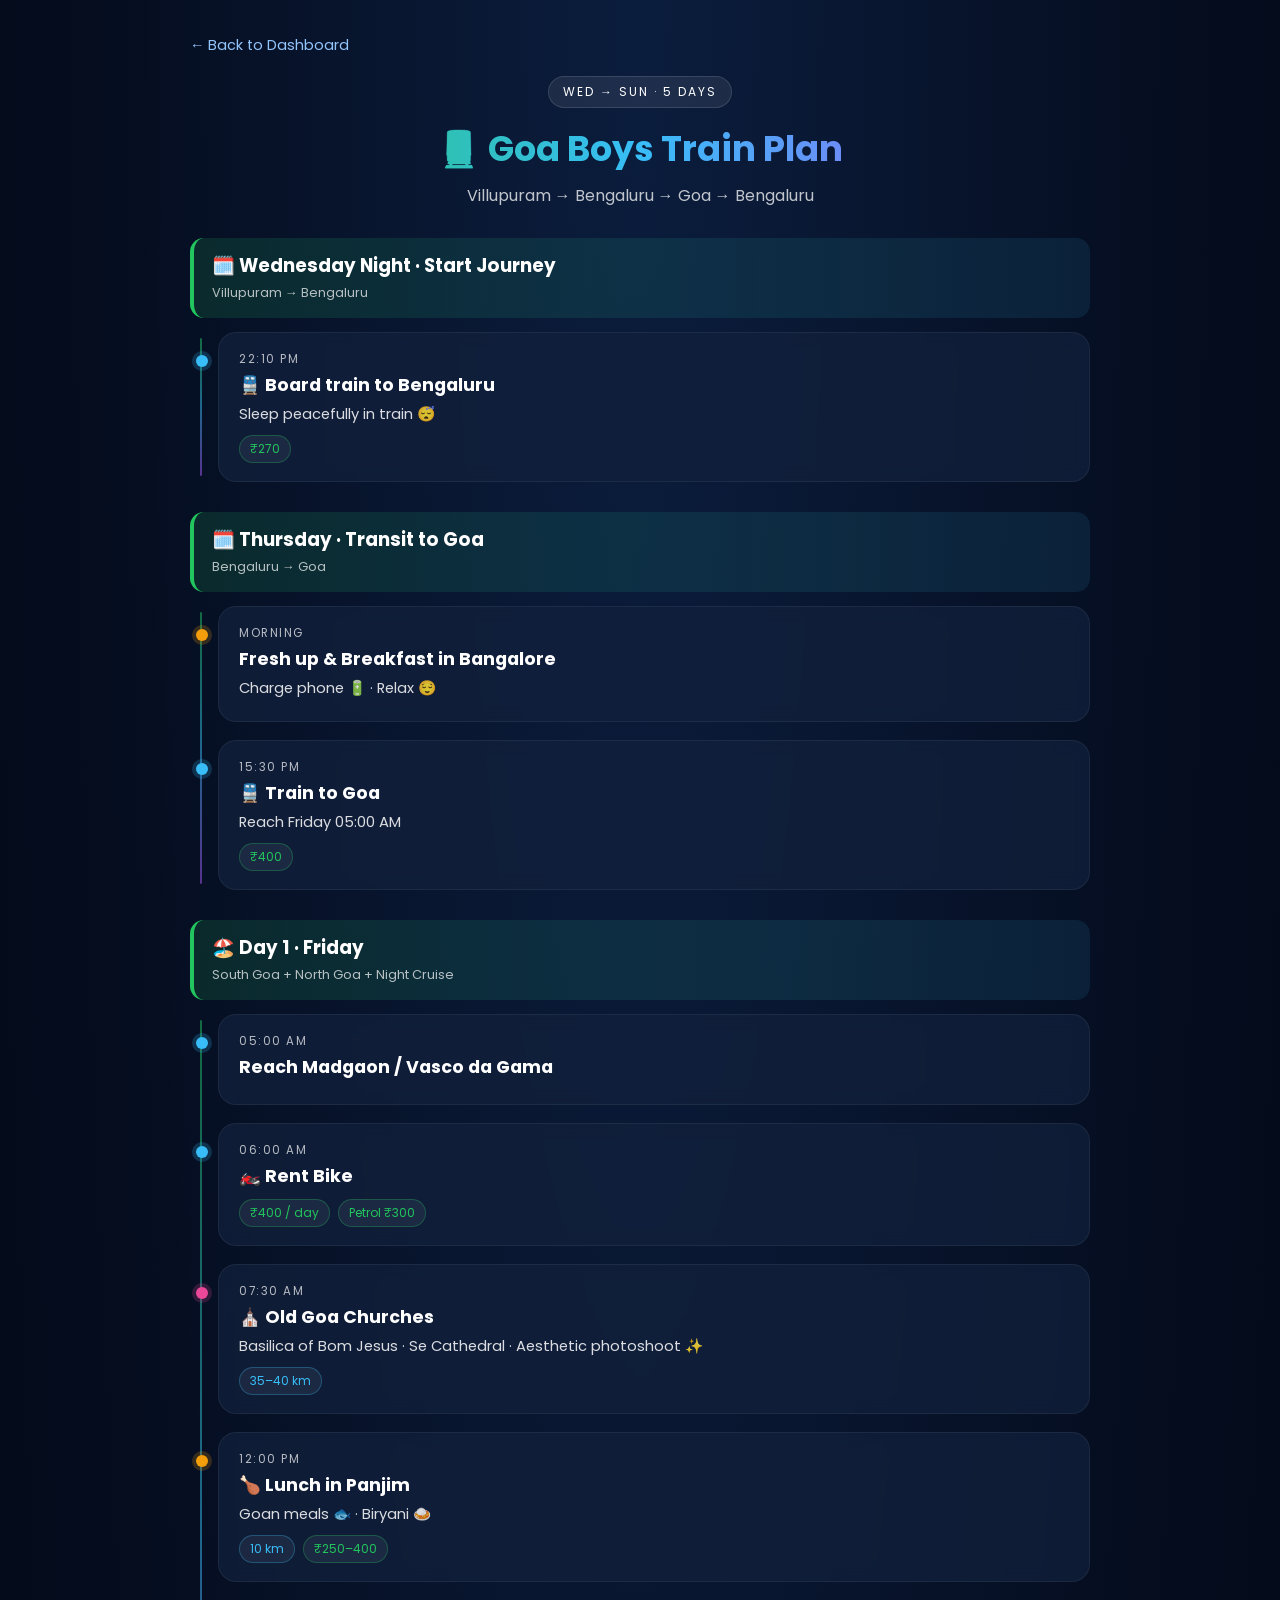
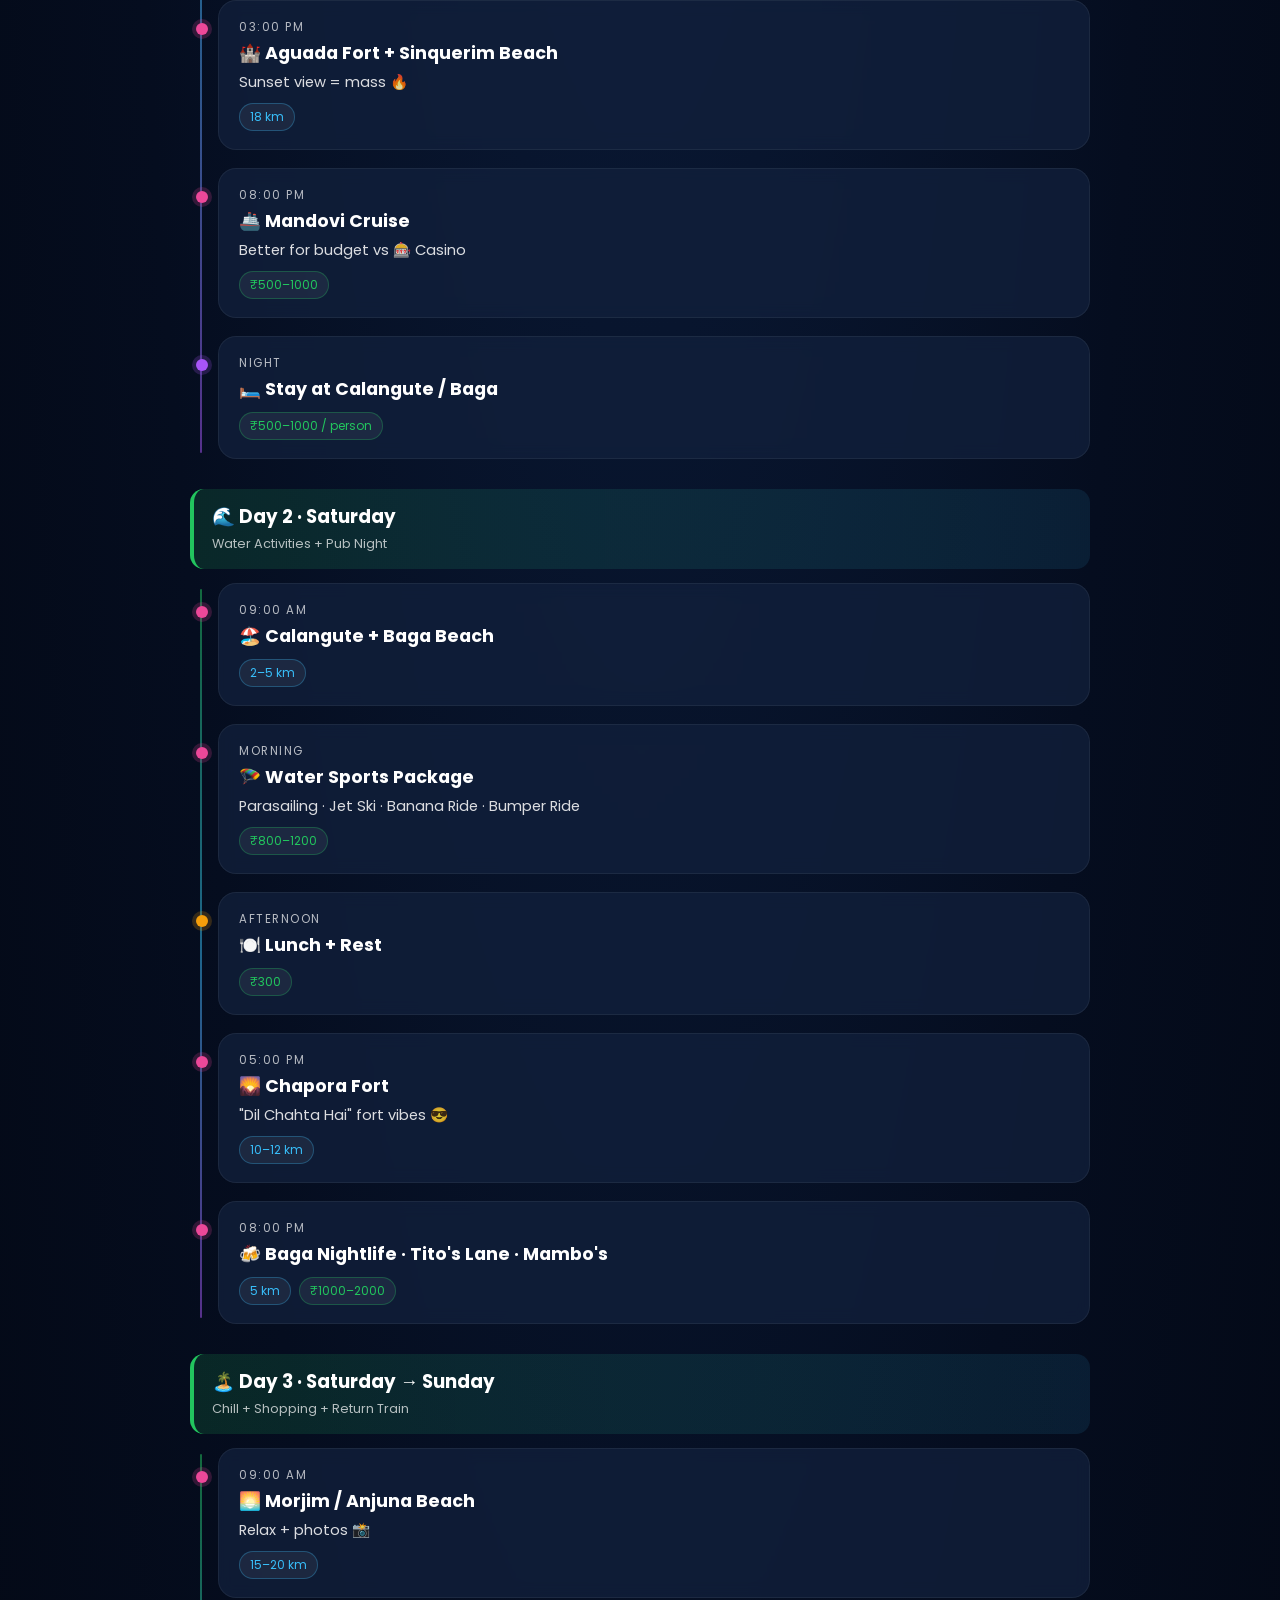
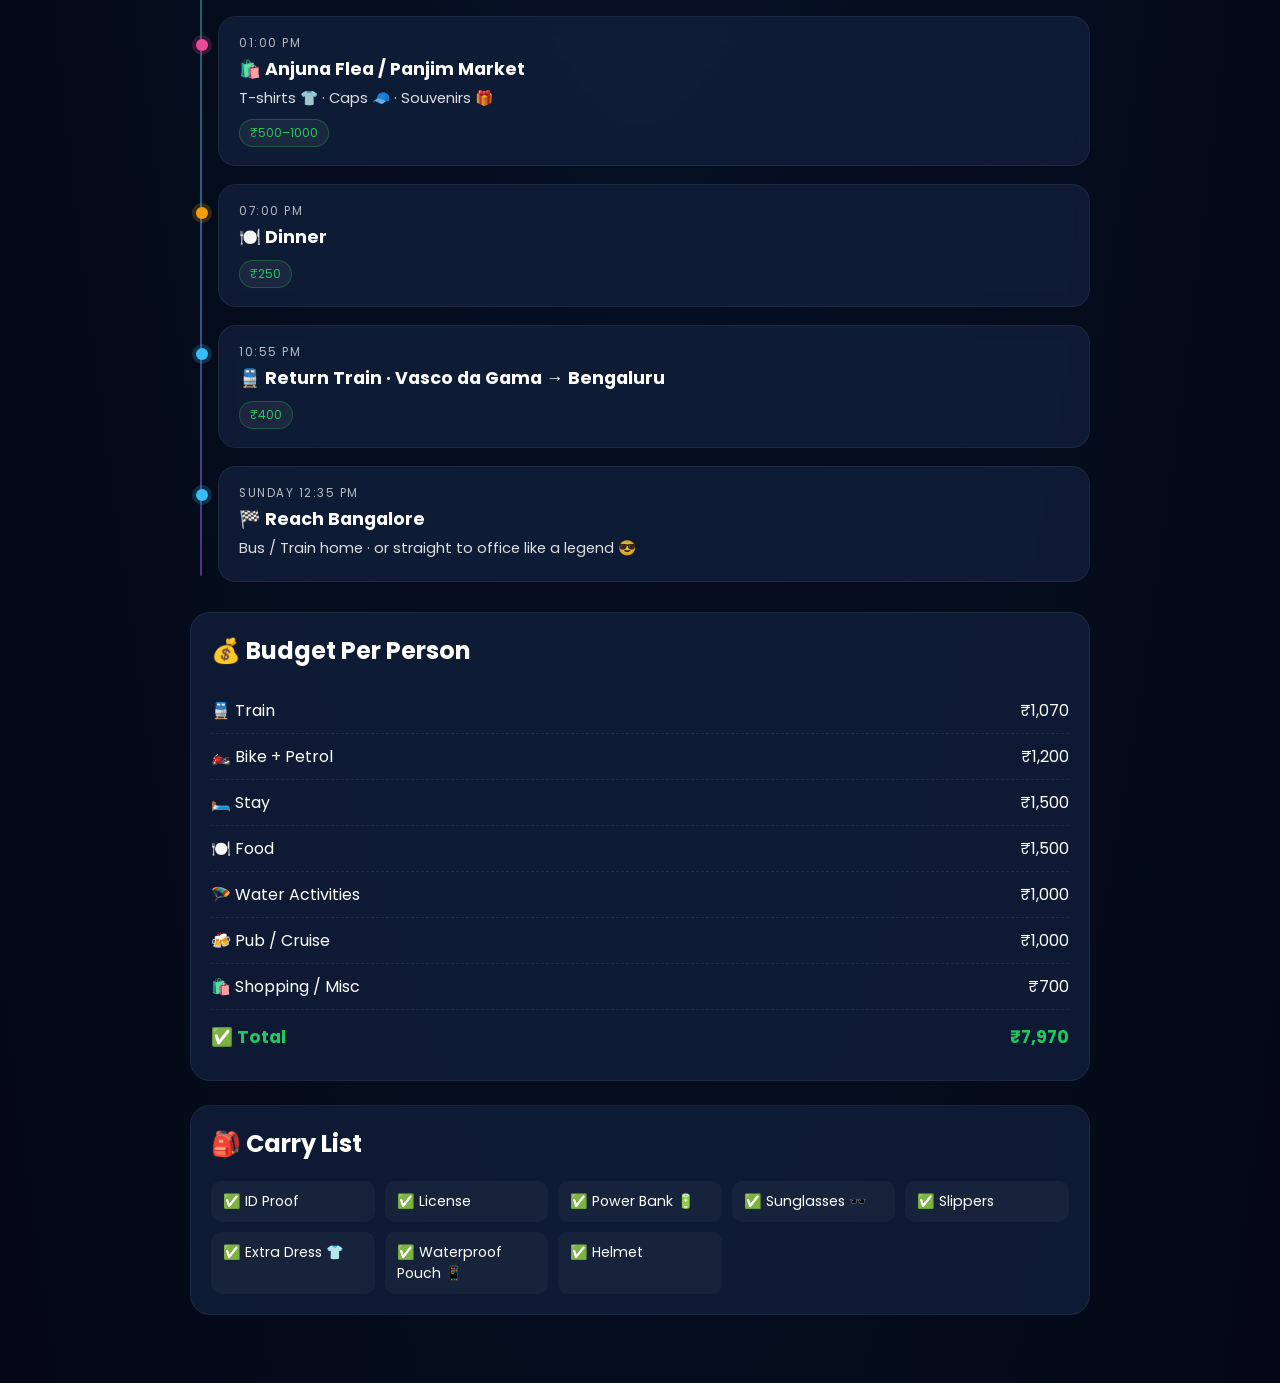
<file: train-plan.html>
<!DOCTYPE html>
<html lang="en">
<head>
<meta charset="UTF-8">
<meta name="viewport" content="width=device-width, initial-scale=1.0">
<title>🚆 Train Plan – Goa Boys Trip</title>
<link rel="preconnect" href="https://fonts.googleapis.com">
<link href="https://fonts.googleapis.com/css2?family=Poppins:wght@300;400;500;600;700&display=swap" rel="stylesheet">
<link rel="stylesheet" href="/css/plans.css">
</head>
<body class="plan-page">
<div class="plan-container">

  <a href="/index.html" class="back-link">← Back to Dashboard</a>

  <header class="plan-header">
    <div class="badge">Wed → Sun · 5 Days</div>
    <h1>🚆 Goa Boys Train Plan</h1>
    <p>Villupuram → Bengaluru → Goa → Bengaluru</p>
  </header>

  <!-- WEDNESDAY -->
  <div class="day-header"><h2>🗓️ Wednesday Night · Start Journey</h2><span>Villupuram → Bengaluru</span></div>
  <ul class="timeline stagger">
    <li class="t-item travel">
      <div class="t-time">22:10 PM</div>
      <h3>🚆 Board train to Bengaluru</h3>
      <p>Sleep peacefully in train 😴</p>
      <div class="t-meta"><span class="chip cost">₹270</span></div>
    </li>
  </ul>

  <!-- THURSDAY -->
  <div class="day-header"><h2>🗓️ Thursday · Transit to Goa</h2><span>Bengaluru → Goa</span></div>
  <ul class="timeline stagger">
    <li class="t-item food">
      <div class="t-time">Morning</div>
      <h3>Fresh up & Breakfast in Bangalore</h3>
      <p>Charge phone 🔋 · Relax 😌</p>
    </li>
    <li class="t-item travel">
      <div class="t-time">15:30 PM</div>
      <h3>🚆 Train to Goa</h3>
      <p>Reach Friday 05:00 AM</p>
      <div class="t-meta"><span class="chip cost">₹400</span></div>
    </li>
  </ul>

  <!-- FRIDAY -->
  <div class="day-header"><h2>🏖️ Day 1 · Friday</h2><span>South Goa + North Goa + Night Cruise</span></div>
  <ul class="timeline stagger">
    <li class="t-item travel">
      <div class="t-time">05:00 AM</div>
      <h3>Reach Madgaon / Vasco da Gama</h3>
    </li>
    <li class="t-item travel">
      <div class="t-time">06:00 AM</div>
      <h3>🏍️ Rent Bike</h3>
      <div class="t-meta"><span class="chip cost">₹400 / day</span><span class="chip cost">Petrol ₹300</span></div>
    </li>
    <li class="t-item fun">
      <div class="t-time">07:30 AM</div>
      <h3>⛪ Old Goa Churches</h3>
      <p>Basilica of Bom Jesus · Se Cathedral · Aesthetic photoshoot ✨</p>
      <div class="t-meta"><span class="chip dist">35–40 km</span></div>
    </li>
    <li class="t-item food">
      <div class="t-time">12:00 PM</div>
      <h3>🍗 Lunch in Panjim</h3>
      <p>Goan meals 🐟 · Biryani 🍛</p>
      <div class="t-meta"><span class="chip dist">10 km</span><span class="chip cost">₹250–400</span></div>
    </li>
    <li class="t-item fun">
      <div class="t-time">03:00 PM</div>
      <h3>🏰 Aguada Fort + Sinquerim Beach</h3>
      <p>Sunset view = mass 🔥</p>
      <div class="t-meta"><span class="chip dist">18 km</span></div>
    </li>
    <li class="t-item fun">
      <div class="t-time">08:00 PM</div>
      <h3>🚢 Mandovi Cruise</h3>
      <p>Better for budget vs 🎰 Casino</p>
      <div class="t-meta"><span class="chip cost">₹500–1000</span></div>
    </li>
    <li class="t-item stay">
      <div class="t-time">Night</div>
      <h3>🛏️ Stay at Calangute / Baga</h3>
      <div class="t-meta"><span class="chip cost">₹500–1000 / person</span></div>
    </li>
  </ul>

  <!-- SATURDAY -->
  <div class="day-header"><h2>🌊 Day 2 · Saturday</h2><span>Water Activities + Pub Night</span></div>
  <ul class="timeline stagger">
    <li class="t-item fun">
      <div class="t-time">09:00 AM</div>
      <h3>🏖️ Calangute + Baga Beach</h3>
      <div class="t-meta"><span class="chip dist">2–5 km</span></div>
    </li>
    <li class="t-item fun">
      <div class="t-time">Morning</div>
      <h3>🪂 Water Sports Package</h3>
      <p>Parasailing · Jet Ski · Banana Ride · Bumper Ride</p>
      <div class="t-meta"><span class="chip cost">₹800–1200</span></div>
    </li>
    <li class="t-item food">
      <div class="t-time">Afternoon</div>
      <h3>🍽️ Lunch + Rest</h3>
      <div class="t-meta"><span class="chip cost">₹300</span></div>
    </li>
    <li class="t-item fun">
      <div class="t-time">05:00 PM</div>
      <h3>🌄 Chapora Fort</h3>
      <p>"Dil Chahta Hai" fort vibes 😎</p>
      <div class="t-meta"><span class="chip dist">10–12 km</span></div>
    </li>
    <li class="t-item fun">
      <div class="t-time">08:00 PM</div>
      <h3>🍻 Baga Nightlife · Tito's Lane · Mambo's</h3>
      <div class="t-meta"><span class="chip dist">5 km</span><span class="chip cost">₹1000–2000</span></div>
    </li>
  </ul>

  <!-- SUNDAY -->
  <div class="day-header"><h2>🏝️ Day 3 · Saturday → Sunday</h2><span>Chill + Shopping + Return Train</span></div>
  <ul class="timeline stagger">
    <li class="t-item fun">
      <div class="t-time">09:00 AM</div>
      <h3>🌅 Morjim / Anjuna Beach</h3>
      <p>Relax + photos 📸</p>
      <div class="t-meta"><span class="chip dist">15–20 km</span></div>
    </li>
    <li class="t-item fun">
      <div class="t-time">01:00 PM</div>
      <h3>🛍️ Anjuna Flea / Panjim Market</h3>
      <p>T-shirts 👕 · Caps 🧢 · Souvenirs 🎁</p>
      <div class="t-meta"><span class="chip cost">₹500–1000</span></div>
    </li>
    <li class="t-item food">
      <div class="t-time">07:00 PM</div>
      <h3>🍽️ Dinner</h3>
      <div class="t-meta"><span class="chip cost">₹250</span></div>
    </li>
    <li class="t-item travel">
      <div class="t-time">10:55 PM</div>
      <h3>🚆 Return Train · Vasco da Gama → Bengaluru</h3>
      <div class="t-meta"><span class="chip cost">₹400</span></div>
    </li>
    <li class="t-item travel">
      <div class="t-time">Sunday 12:35 PM</div>
      <h3>🏁 Reach Bangalore</h3>
      <p>Bus / Train home · or straight to office like a legend 😎</p>
    </li>
  </ul>

  <!-- BUDGET -->
  <section class="budget">
    <h2>💰 Budget Per Person</h2>
    <div class="budget-row"><span>🚆 Train</span><span>₹1,070</span></div>
    <div class="budget-row"><span>🏍️ Bike + Petrol</span><span>₹1,200</span></div>
    <div class="budget-row"><span>🛏️ Stay</span><span>₹1,500</span></div>
    <div class="budget-row"><span>🍽️ Food</span><span>₹1,500</span></div>
    <div class="budget-row"><span>🪂 Water Activities</span><span>₹1,000</span></div>
    <div class="budget-row"><span>🍻 Pub / Cruise</span><span>₹1,000</span></div>
    <div class="budget-row"><span>🛍️ Shopping / Misc</span><span>₹700</span></div>
    <div class="budget-row total"><span>✅ Total</span><span>₹7,970</span></div>
  </section>

  <!-- CARRY LIST -->
  <section class="carry">
    <h2>🎒 Carry List</h2>
    <div class="carry-grid">
      <div>✅ ID Proof</div>
      <div>✅ License</div>
      <div>✅ Power Bank 🔋</div>
      <div>✅ Sunglasses 🕶️</div>
      <div>✅ Slippers</div>
      <div>✅ Extra Dress 👕</div>
      <div>✅ Waterproof Pouch 📱</div>
      <div>✅ Helmet</div>
    </div>
  </section>

</div>
</body>
</html>
</file>
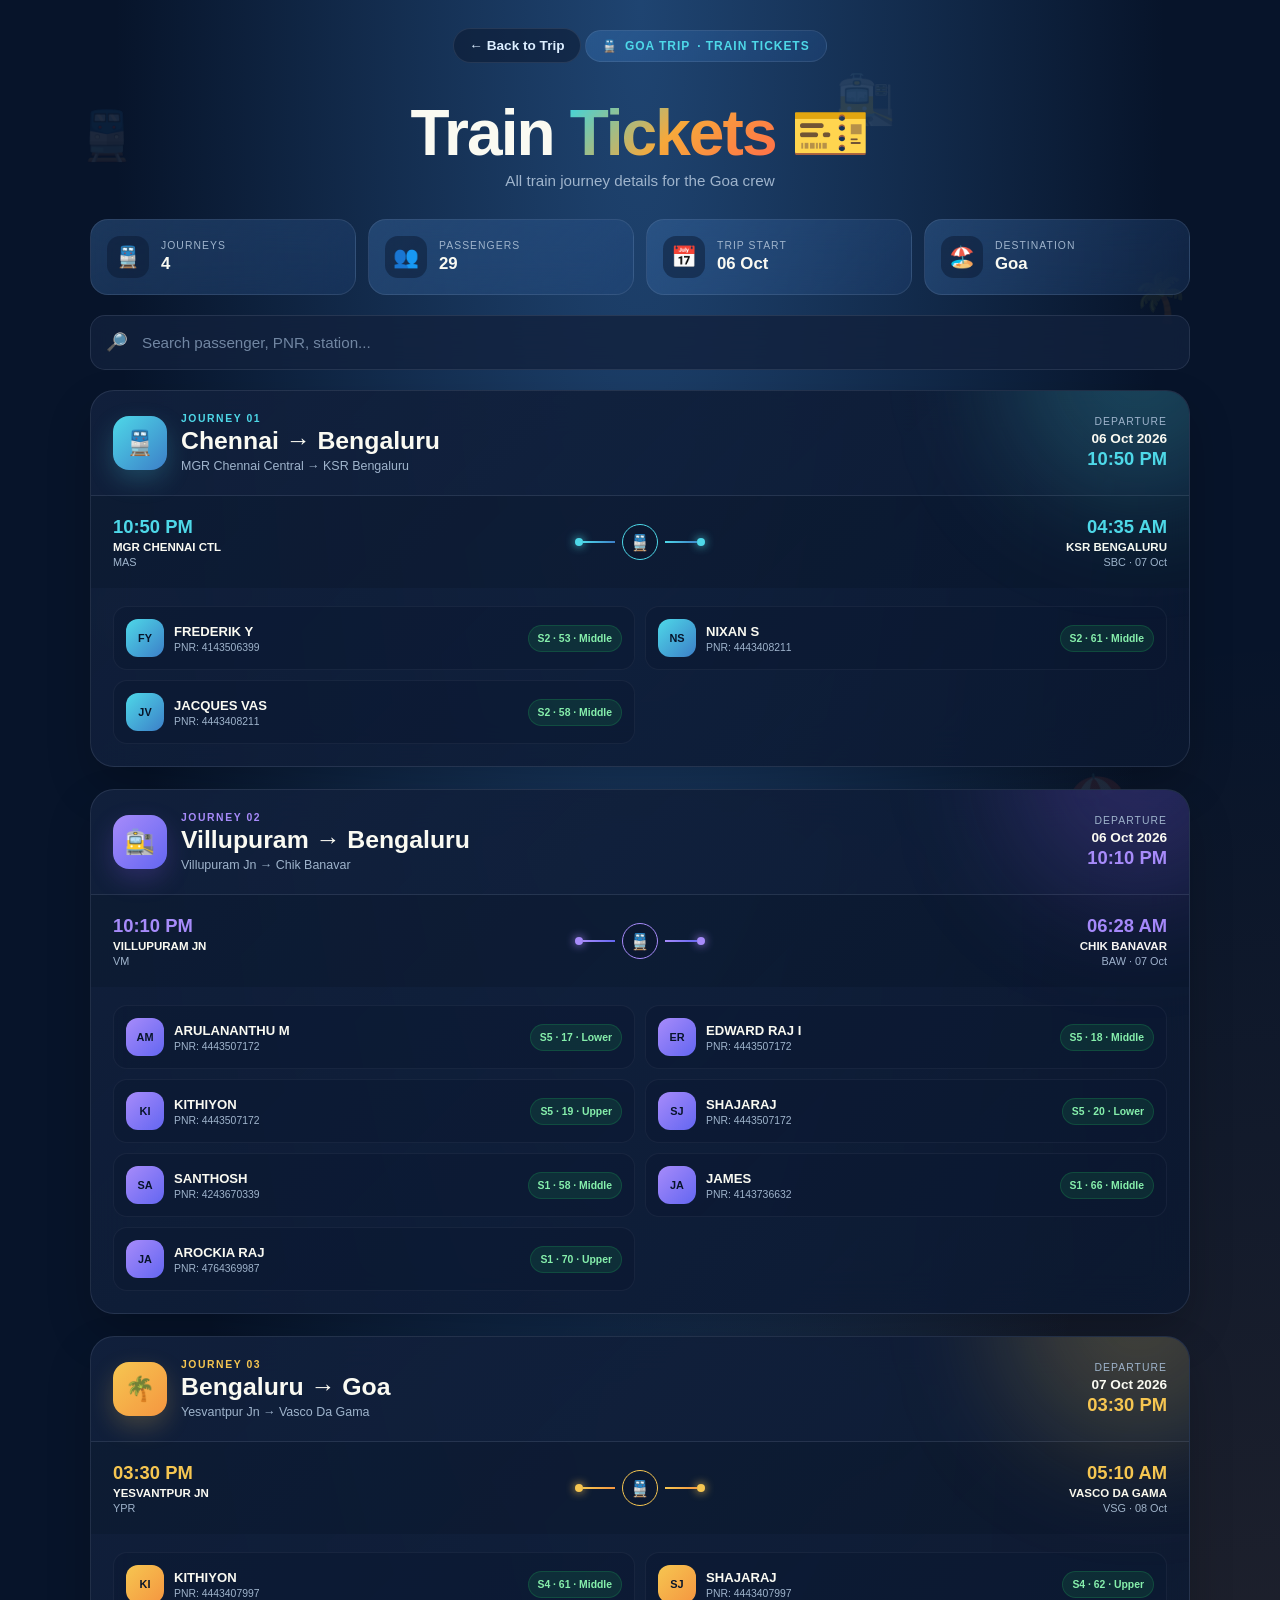
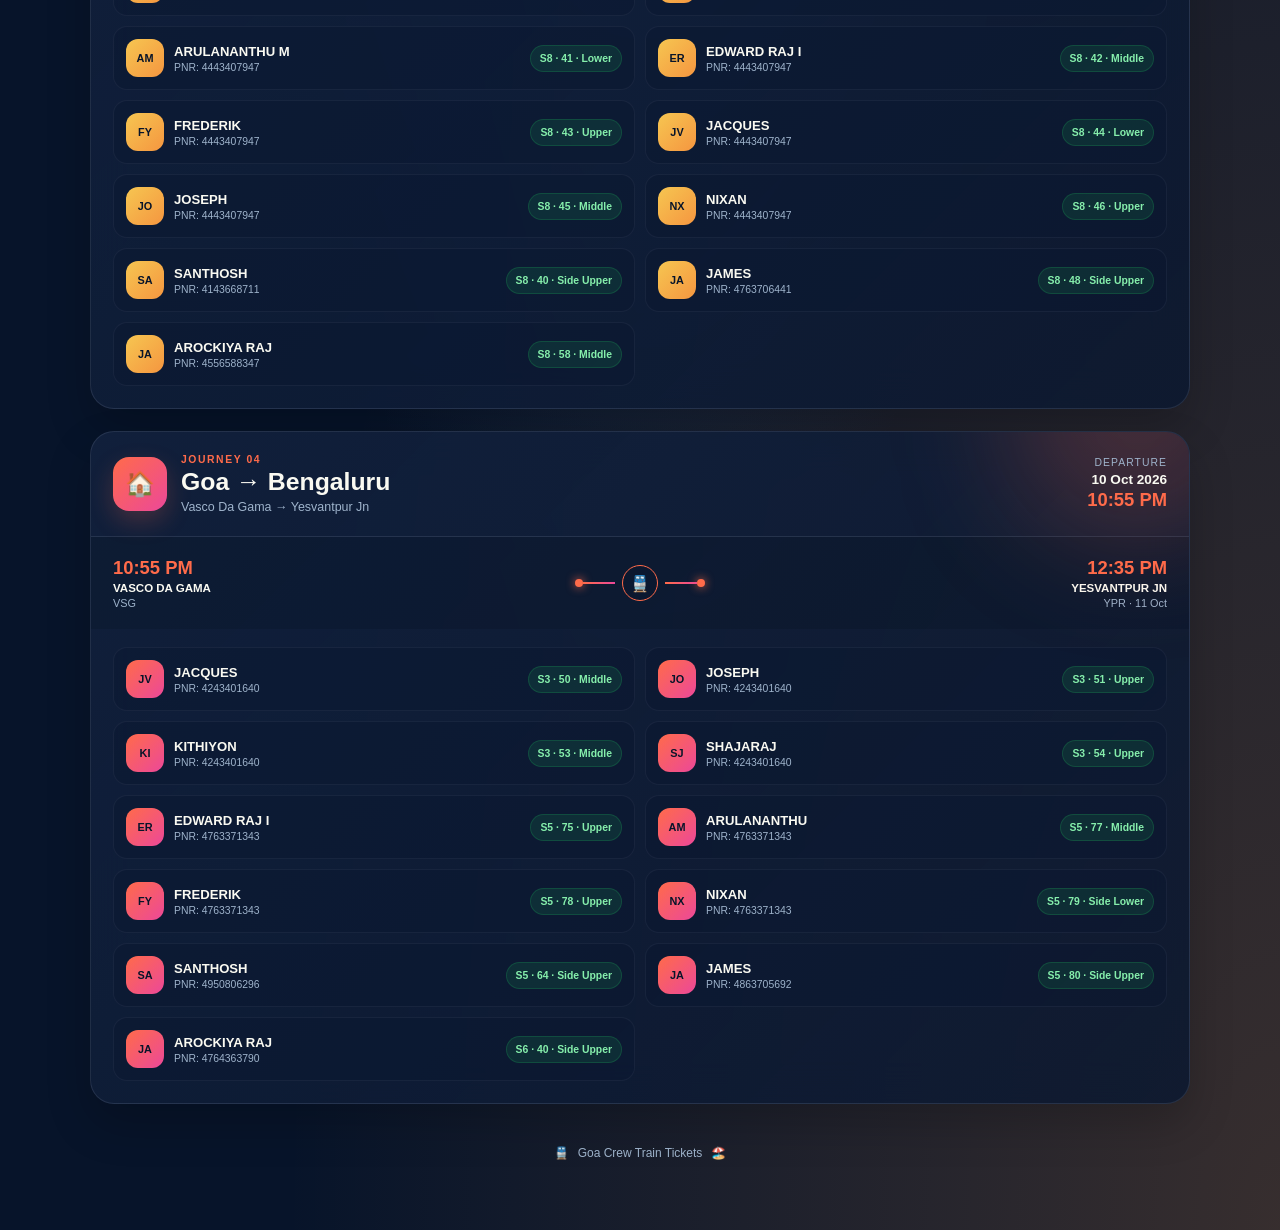
<file: train-tickets.html>
<!DOCTYPE html>
<html lang="en">

<head>
    <meta charset="UTF-8">
    <meta name="viewport" content="width=device-width, initial-scale=1.0">

    <title>Train Tickets 🚆 | Goa Trip</title>
    <meta name="description" content="Goa trip train ticket details">

    <!-- Existing site CSS -->
    <link rel="stylesheet" href="styles.css">

    <!-- Train ticket page CSS -->
    <link rel="stylesheet" href="css/train-tickets.css">
</head>

<body>

    <!-- Floating background -->
    <div class="ticket-ambient" aria-hidden="true">
        <span class="ambient-icon icon-1">🚆</span>
        <span class="ambient-icon icon-2">🌴</span>
        <span class="ambient-icon icon-3">🎫</span>
        <span class="ambient-icon icon-4">🏖️</span>
        <span class="ambient-icon icon-5">🚉</span>
    </div>

    <main class="ticket-container">

        <!-- Header -->
        <header class="ticket-hero">
            <a href="index.html" class="back-btn">
                ← Back to Trip
            </a>

            <div class="ticket-chip">
                🚆 <span>Goa Trip</span> · Train Tickets
            </div>

            <h1>
                Train <span>Tickets</span> 🎫
            </h1>

            <p>
                All train journey details for the Goa crew
            </p>
        </header>


        <!-- Quick Stats -->
        <section class="ticket-stats">

            <div class="ticket-stat">
                <span class="stat-icon">🚆</span>
                <div>
                    <span class="stat-label">Journeys</span>
                    <strong>4</strong>
                </div>
            </div>

            <div class="ticket-stat">
                <span class="stat-icon">👥</span>
                <div>
                    <span class="stat-label">Passengers</span>
                    <strong>29</strong>
                </div>
            </div>

            <div class="ticket-stat">
                <span class="stat-icon">📅</span>
                <div>
                    <span class="stat-label">Trip Start</span>
                    <strong>06 Oct</strong>
                </div>
            </div>

            <div class="ticket-stat">
                <span class="stat-icon">🏖️</span>
                <div>
                    <span class="stat-label">Destination</span>
                    <strong>Goa</strong>
                </div>
            </div>

        </section>


        <!-- Search -->
        <section class="ticket-search">
            <div class="search-icon">🔎</div>

            <input type="search" id="ticketSearch" placeholder="Search passenger, PNR, station..." autocomplete="off">
        </section>


        <!-- =====================================================
             JOURNEY 1
        ====================================================== -->
        <section class="journey journey-chennai">

            <div class="journey-header">

                <div class="journey-title">
                    <div class="journey-icon">🚆</div>

                    <div>
                        <span class="journey-number">JOURNEY 01</span>
                        <h2>Chennai → Bengaluru</h2>
                        <p>MGR Chennai Central → KSR Bengaluru</p>
                    </div>
                </div>

                <div class="journey-date">
                    <span>Departure</span>
                    <strong>06 Oct 2026</strong>
                    <b>10:50 PM</b>
                </div>

            </div>


            <div class="route-line">

                <div class="station">
                    <strong>10:50 PM</strong>
                    <span>MGR CHENNAI CTL</span>
                    <small>MAS</small>
                </div>

                <div class="route-track">
                    <span class="train-dot"></span>
                    <span class="track-line"></span>
                    <span class="train-symbol">🚆</span>
                    <span class="track-line"></span>
                    <span class="train-dot"></span>
                </div>

                <div class="station destination">
                    <strong>04:35 AM</strong>
                    <span>KSR BENGALURU</span>
                    <small>SBC · 07 Oct</small>
                </div>

            </div>


            <div class="passenger-list">

                <div class="passenger">
                    <div class="passenger-main">
                        <span class="passenger-avatar">FY</span>
                        <div>
                            <strong>FREDERIK Y</strong>
                            <span>PNR: 4143506399</span>
                        </div>
                    </div>
                    <div class="seat confirmed">S2 · 53 · Middle</div>
                </div>


                <div class="passenger">
                    <div class="passenger-main">
                        <span class="passenger-avatar">NS</span>
                        <div>
                            <strong>NIXAN S</strong>
                            <span>PNR: 4443408211</span>
                        </div>
                    </div>
                    <div class="seat confirmed">S2 · 61 · Middle</div>
                </div>


                <div class="passenger">
                    <div class="passenger-main">
                        <span class="passenger-avatar">JV</span>
                        <div>
                            <strong>JACQUES VAS</strong>
                            <span>PNR: 4443408211</span>
                        </div>
                    </div>
                    <div class="seat confirmed">S2 · 58 · Middle</div>
                </div>

            </div>

        </section>


        <!-- =====================================================
             JOURNEY 2
        ====================================================== -->
        <section class="journey journey-villupuram">

            <div class="journey-header">

                <div class="journey-title">
                    <div class="journey-icon">🚉</div>

                    <div>
                        <span class="journey-number">JOURNEY 02</span>
                        <h2>Villupuram → Bengaluru</h2>
                        <p>Villupuram Jn → Chik Banavar</p>
                    </div>
                </div>

                <div class="journey-date">
                    <span>Departure</span>
                    <strong>06 Oct 2026</strong>
                    <b>10:10 PM</b>
                </div>

            </div>


            <div class="route-line">

                <div class="station">
                    <strong>10:10 PM</strong>
                    <span>VILLUPURAM JN</span>
                    <small>VM</small>
                </div>

                <div class="route-track">
                    <span class="train-dot"></span>
                    <span class="track-line"></span>
                    <span class="train-symbol">🚆</span>
                    <span class="track-line"></span>
                    <span class="train-dot"></span>
                </div>

                <div class="station destination">
                    <strong>06:28 AM</strong>
                    <span>CHIK BANAVAR</span>
                    <small>BAW · 07 Oct</small>
                </div>

            </div>


            <div class="passenger-list">

                <div class="passenger">
                    <div class="passenger-main">
                        <span class="passenger-avatar">AM</span>
                        <div>
                            <strong>ARULANANTHU M</strong>
                            <span>PNR: 4443507172</span>
                        </div>
                    </div>
                    <div class="seat confirmed">S5 · 17 · Lower</div>
                </div>


                <div class="passenger">
                    <div class="passenger-main">
                        <span class="passenger-avatar">ER</span>
                        <div>
                            <strong>EDWARD RAJ I</strong>
                            <span>PNR: 4443507172</span>
                        </div>
                    </div>
                    <div class="seat confirmed">S5 · 18 · Middle</div>
                </div>


                <div class="passenger">
                    <div class="passenger-main">
                        <span class="passenger-avatar">KI</span>
                        <div>
                            <strong>KITHIYON</strong>
                            <span>PNR: 4443507172</span>
                        </div>
                    </div>
                    <div class="seat confirmed">S5 · 19 · Upper</div>
                </div>


                <div class="passenger">
                    <div class="passenger-main">
                        <span class="passenger-avatar">SJ</span>
                        <div>
                            <strong>SHAJARAJ</strong>
                            <span>PNR: 4443507172</span>
                        </div>
                    </div>
                    <div class="seat confirmed">S5 · 20 · Lower</div>
                </div>


                <div class="passenger">
                    <div class="passenger-main">
                        <span class="passenger-avatar">SA</span>
                        <div>
                            <strong>SANTHOSH</strong>
                            <span>PNR: 4243670339</span>
                        </div>
                    </div>
                    <div class="seat confirmed">S1 · 58 · Middle</div>
                </div>


                <div class="passenger">
                    <div class="passenger-main">
                        <span class="passenger-avatar">JA</span>
                        <div>
                            <strong>JAMES</strong>
                            <span>PNR: 4143736632</span>
                        </div>
                    </div>
                    <div class="seat confirmed">S1 · 66 · Middle</div>
                </div>

                <div class="passenger">
                    <div class="passenger-main">
                        <span class="passenger-avatar">JA</span>
                        <div>
                            <strong>AROCKIA RAJ</strong>
                            <span>PNR: 4764369987</span>
                        </div>
                    </div>
                    <div class="seat confirmed">S1 · 70 · Upper</div>
                </div>

            </div>

        </section>


        <!-- =====================================================
             JOURNEY 3
        ====================================================== -->
        <section class="journey journey-goa">

            <div class="journey-header">

                <div class="journey-title">
                    <div class="journey-icon">🌴</div>

                    <div>
                        <span class="journey-number">JOURNEY 03</span>
                        <h2>Bengaluru → Goa</h2>
                        <p>Yesvantpur Jn → Vasco Da Gama</p>
                    </div>
                </div>

                <div class="journey-date">
                    <span>Departure</span>
                    <strong>07 Oct 2026</strong>
                    <b>03:30 PM</b>
                </div>

            </div>


            <div class="route-line">

                <div class="station">
                    <strong>03:30 PM</strong>
                    <span>YESVANTPUR JN</span>
                    <small>YPR</small>
                </div>

                <div class="route-track">
                    <span class="train-dot"></span>
                    <span class="track-line"></span>
                    <span class="train-symbol">🚆</span>
                    <span class="track-line"></span>
                    <span class="train-dot"></span>
                </div>

                <div class="station destination">
                    <strong>05:10 AM</strong>
                    <span>VASCO DA GAMA</span>
                    <small>VSG · 08 Oct</small>
                </div>

            </div>


            <div class="passenger-list">

                <div class="passenger">
                    <div class="passenger-main">
                        <span class="passenger-avatar">KI</span>
                        <div>
                            <strong>KITHIYON</strong>
                            <span>PNR: 4443407997</span>
                        </div>
                    </div>
                    <div class="seat confirmed">S4 · 61 · Middle</div>
                </div>


                <div class="passenger">
                    <div class="passenger-main">
                        <span class="passenger-avatar">SJ</span>
                        <div>
                            <strong>SHAJARAJ</strong>
                            <span>PNR: 4443407997</span>
                        </div>
                    </div>
                    <div class="seat confirmed">S4 · 62 · Upper</div>
                </div>


                <div class="passenger">
                    <div class="passenger-main">
                        <span class="passenger-avatar">AM</span>
                        <div>
                            <strong>ARULANANTHU M</strong>
                            <span>PNR: 4443407947</span>
                        </div>
                    </div>
                    <div class="seat confirmed">S8 · 41 · Lower</div>
                </div>


                <div class="passenger">
                    <div class="passenger-main">
                        <span class="passenger-avatar">ER</span>
                        <div>
                            <strong>EDWARD RAJ I</strong>
                            <span>PNR: 4443407947</span>
                        </div>
                    </div>
                    <div class="seat confirmed">S8 · 42 · Middle</div>
                </div>


                <div class="passenger">
                    <div class="passenger-main">
                        <span class="passenger-avatar">FY</span>
                        <div>
                            <strong>FREDERIK</strong>
                            <span>PNR: 4443407947</span>
                        </div>
                    </div>
                    <div class="seat confirmed">S8 · 43 · Upper</div>
                </div>


                <div class="passenger">
                    <div class="passenger-main">
                        <span class="passenger-avatar">JV</span>
                        <div>
                            <strong>JACQUES</strong>
                            <span>PNR: 4443407947</span>
                        </div>
                    </div>
                    <div class="seat confirmed">S8 · 44 · Lower</div>
                </div>


                <div class="passenger">
                    <div class="passenger-main">
                        <span class="passenger-avatar">JO</span>
                        <div>
                            <strong>JOSEPH</strong>
                            <span>PNR: 4443407947</span>
                        </div>
                    </div>
                    <div class="seat confirmed">S8 · 45 · Middle</div>
                </div>


                <div class="passenger">
                    <div class="passenger-main">
                        <span class="passenger-avatar">NX</span>
                        <div>
                            <strong>NIXAN</strong>
                            <span>PNR: 4443407947</span>
                        </div>
                    </div>
                    <div class="seat confirmed">S8 · 46 · Upper</div>
                </div>


                <div class="passenger">
                    <div class="passenger-main">
                        <span class="passenger-avatar">SA</span>
                        <div>
                            <strong>SANTHOSH</strong>
                            <span>PNR: 4143668711</span>
                        </div>
                    </div>
                    <div class="seat confirmed">S8 · 40 · Side Upper</div>
                </div>


                <div class="passenger">
                    <div class="passenger-main">
                        <span class="passenger-avatar">JA</span>
                        <div>
                            <strong>JAMES</strong>
                            <span>PNR: 4763706441</span>
                        </div>
                    </div>
                    <div class="seat confirmed">S8 · 48 · Side Upper</div>
                </div>

                <div class="passenger">
                    <div class="passenger-main">
                        <span class="passenger-avatar">JA</span>
                        <div>
                            <strong>AROCKIYA RAJ</strong>
                            <span>PNR: 4556588347</span>
                        </div>
                    </div>
                    <div class="seat confirmed">S8 · 58 · Middle</div>
                </div>

            </div>

        </section>


        <!-- =====================================================
             JOURNEY 4
        ====================================================== -->
        <section class="journey journey-return">

            <div class="journey-header">

                <div class="journey-title">
                    <div class="journey-icon">🏠</div>

                    <div>
                        <span class="journey-number">JOURNEY 04</span>
                        <h2>Goa → Bengaluru</h2>
                        <p>Vasco Da Gama → Yesvantpur Jn</p>
                    </div>
                </div>

                <div class="journey-date">
                    <span>Departure</span>
                    <strong>10 Oct 2026</strong>
                    <b>10:55 PM</b>
                </div>

            </div>


            <div class="route-line">

                <div class="station">
                    <strong>10:55 PM</strong>
                    <span>VASCO DA GAMA</span>
                    <small>VSG</small>
                </div>

                <div class="route-track">
                    <span class="train-dot"></span>
                    <span class="track-line"></span>
                    <span class="train-symbol">🚆</span>
                    <span class="track-line"></span>
                    <span class="train-dot"></span>
                </div>

                <div class="station destination">
                    <strong>12:35 PM</strong>
                    <span>YESVANTPUR JN</span>
                    <small>YPR · 11 Oct</small>
                </div>

            </div>


            <div class="passenger-list">

                <div class="passenger">
                    <div class="passenger-main">
                        <span class="passenger-avatar">JV</span>
                        <div>
                            <strong>JACQUES</strong>
                            <span>PNR: 4243401640</span>
                        </div>
                    </div>
                    <div class="seat confirmed">S3 · 50 · Middle</div>
                </div>


                <div class="passenger">
                    <div class="passenger-main">
                        <span class="passenger-avatar">JO</span>
                        <div>
                            <strong>JOSEPH</strong>
                            <span>PNR: 4243401640</span>
                        </div>
                    </div>
                    <div class="seat confirmed">S3 · 51 · Upper</div>
                </div>


                <div class="passenger">
                    <div class="passenger-main">
                        <span class="passenger-avatar">KI</span>
                        <div>
                            <strong>KITHIYON</strong>
                            <span>PNR: 4243401640</span>
                        </div>
                    </div>
                    <div class="seat confirmed">S3 · 53 · Middle</div>
                </div>


                <div class="passenger">
                    <div class="passenger-main">
                        <span class="passenger-avatar">SJ</span>
                        <div>
                            <strong>SHAJARAJ</strong>
                            <span>PNR: 4243401640</span>
                        </div>
                    </div>
                    <div class="seat confirmed">S3 · 54 · Upper</div>
                </div>


                <div class="passenger">
                    <div class="passenger-main">
                        <span class="passenger-avatar">ER</span>
                        <div>
                            <strong>EDWARD RAJ I</strong>
                            <span>PNR: 4763371343</span>
                        </div>
                    </div>
                    <div class="seat confirmed">S5 · 75 · Upper</div>
                </div>


                <div class="passenger">
                    <div class="passenger-main">
                        <span class="passenger-avatar">AM</span>
                        <div>
                            <strong>ARULANANTHU</strong>
                            <span>PNR: 4763371343</span>
                        </div>
                    </div>
                    <div class="seat confirmed">S5 · 77 · Middle</div>
                </div>


                <div class="passenger">
                    <div class="passenger-main">
                        <span class="passenger-avatar">FY</span>
                        <div>
                            <strong>FREDERIK</strong>
                            <span>PNR: 4763371343</span>
                        </div>
                    </div>
                    <div class="seat confirmed">S5 · 78 · Upper</div>
                </div>


                <div class="passenger">
                    <div class="passenger-main">
                        <span class="passenger-avatar">NX</span>
                        <div>
                            <strong>NIXAN</strong>
                            <span>PNR: 4763371343</span>
                        </div>
                    </div>
                    <div class="seat confirmed">S5 · 79 · Side Lower</div>
                </div>


                <div class="passenger">
                    <div class="passenger-main">
                        <span class="passenger-avatar">SA</span>
                        <div>
                            <strong>SANTHOSH</strong>
                            <span>PNR: 4950806296</span>
                        </div>
                    </div>
                    <div class="seat confirmed">S5 · 64 · Side Upper</div>
                </div>


                <div class="passenger">
                    <div class="passenger-main">
                        <span class="passenger-avatar">JA</span>
                        <div>
                            <strong>JAMES</strong>
                            <span>PNR: 4863705692</span>
                        </div>
                    </div>
                    <div class="seat confirmed">S5 · 80 · Side Upper</div>
                </div>
                

                <div class="passenger">
                    <div class="passenger-main">
                        <span class="passenger-avatar">JA</span>
                        <div>
                            <strong>AROCKIYA RAJ</strong>
                            <span>PNR: 4764363790</span>
                        </div>
                    </div>
                    <div class="seat confirmed">S6 · 40 · Side Upper</div>
                </div>

            </div>

        </section>


        <!-- Footer -->
        <footer class="ticket-footer">
            <span>🚆</span>
            Goa Crew Train Tickets
            <span>🏖️</span>
        </footer>

    </main>


    <script>
        /*
         * Passenger / PNR search
         */
        const searchInput = document.getElementById("ticketSearch");
        const passengers = document.querySelectorAll(".passenger");

        searchInput.addEventListener("input", function () {

            const query = this.value.trim().toLowerCase();

            passengers.forEach(passenger => {

                const text = passenger.textContent.toLowerCase();

                passenger.style.display =
                    text.includes(query) ? "" : "none";

            });

        });
    </script>

</body>

</html>
</file>
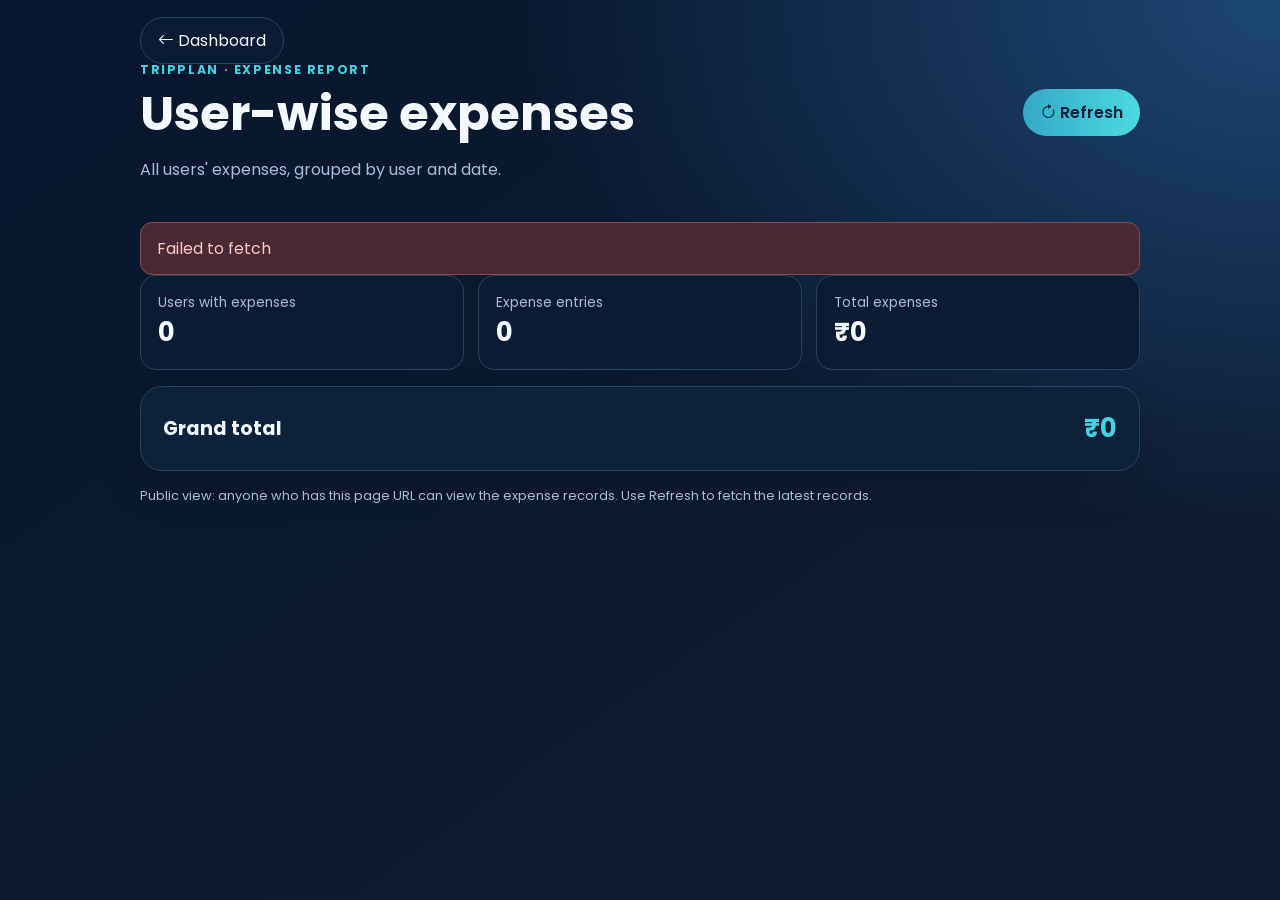
<file: user-expenses.html>
<!DOCTYPE html>
<html lang="en">
<head>
<meta charset="UTF-8">
<meta name="viewport" content="width=device-width, initial-scale=1">
<title>User-wise expenses · TripPlan</title>

<link href="https://fonts.googleapis.com/css2?family=Poppins:wght@400;500;600;700&display=swap" rel="stylesheet">
<link href="https://cdn.jsdelivr.net/npm/bootstrap-icons@1.11.3/font/bootstrap-icons.min.css" rel="stylesheet">

<style>
:root {
  color-scheme: dark;
  --line: #29425f;
  --muted: #a9bed5;
  --cyan: #45d1df;
  --text: #f4f8ff;
}

* {
  box-sizing: border-box;
}

body {
  margin: 0;
  background:
    radial-gradient(ellipse at top right, #1c4773 0, transparent 42%),
    linear-gradient(145deg, #07172d, #111c30);
  color: var(--text);
  font-family: Poppins, Arial, sans-serif;
  min-height: 100vh;
}

main {
  width: min(100% - 32px, 1000px);
  margin: auto;
  padding: 28px 0 48px;
}

.top {
  display: flex;
  justify-content: space-between;
  align-items: center;
  gap: 16px;
  flex-wrap: wrap;
  margin-bottom: 24px;
}

a, .btn {
  border: 1px solid var(--line);
  border-radius: 999px;
  padding: 11px 17px;
  color: var(--text);
  text-decoration: none;
  background: #0a1c34;
  cursor: pointer;
  font: inherit;
}

.btn.primary {
  background: linear-gradient(90deg, #35a9c7, #4cdae1);
  color: #052039;
  border: 0;
  font-weight: 600;
}

.eyebrow {
  color: var(--cyan);
  font-size: .78rem;
  text-transform: uppercase;
  letter-spacing: .13em;
  font-weight: 700;
  margin: 8px 0;
}

h1 {
  font-size: clamp(2rem, 5vw, 3rem);
  line-height: 1.12;
  margin: 8px 0;
}

p {
  color: var(--muted);
}

.panel {
  background: rgba(13, 34, 59, .92);
  border: 1px solid var(--line);
  border-radius: 22px;
  padding: 22px;
  margin: 16px 0;
  box-shadow: 0 16px 40px #0002;
}

.summary {
  display: grid;
  grid-template-columns: repeat(auto-fit, minmax(200px, 1fr));
  gap: 14px;
}

.metric {
  background: #0a1c32;
  border: 1px solid var(--line);
  border-radius: 16px;
  padding: 17px;
}

.label {
  font-size: .85rem;
  color: var(--muted);
}

.value {
  font-size: 1.6rem;
  font-weight: 700;
  overflow-wrap: anywhere;
}

.date-head {
  display: flex;
  justify-content: space-between;
  align-items: center;
  gap: 12px;
  flex-wrap: wrap;
}

.date-head h2 {
  font-size: 1.05rem;
  margin: 0;
}

.day-total {
  font-weight: 700;
  color: var(--cyan);
}

table {
  width: 100%;
  border-collapse: collapse;
  margin-top: 14px;
}

th, td {
  text-align: left;
  padding: 12px 10px;
  border-bottom: 1px solid #263e59;
}

th {
  font-size: .78rem;
  color: var(--muted);
  font-weight: 600;
}

td.amount {
  text-align: right;
  white-space: nowrap;
  font-weight: 600;
}

th:last-child {
  text-align: right;
}

.alert {
  display: none;
  border-radius: 12px;
  padding: 13px 16px;
  background: #472a34;
  color: #ffc5c8;
  border: 1px solid #8d4852;
}

.empty {
  color: var(--muted);
  padding: 24px;
  text-align: center;
}

.grand {
  display: flex;
  justify-content: space-between;
  gap: 14px;
  align-items: center;
  font-size: 1.2rem;
  font-weight: 700;
}

.grand strong {
  color: var(--cyan);
  font-size: 1.6rem;
}

@media (max-width: 560px) {
  main {
    width: min(100% - 20px, 1000px);
    padding-top: 16px;
  }

  .panel {
    padding: 15px;
  }

  th, td {
    padding: 10px 6px;
    font-size: .84rem;
  }

  .value {
    font-size: 1.35rem;
  }
}
</style>
</head>

<body>
<main>

<header class="top">
  <div>
    <a href="/index.html">
      <i class="bi bi-arrow-left"></i> Dashboard
    </a>

    <p class="eyebrow">TripPlan · Expense Report</p>

    <h1>User-wise expenses</h1>

    <p id="userSubtitle">
      All users' expenses, grouped by user and date.
    </p>
  </div>

  <div>
    <button class="btn primary" id="refreshButton" type="button">
      <i class="bi bi-arrow-clockwise"></i> Refresh
    </button>
  </div>
</header>

<div id="pageAlert" class="alert" role="alert"></div>

<section class="summary">

  <article class="metric">
    <div class="label">Users with expenses</div>
    <div id="userName" class="value">0</div>
  </article>

  <article class="metric">
    <div class="label">Expense entries</div>
    <div id="entryCount" class="value">0</div>
  </article>

  <article class="metric">
    <div class="label">Total expenses</div>
    <div id="userTotal" class="value">₹0</div>
  </article>

</section>

<section id="dateGroups" aria-live="polite">
  <div class="panel empty">Loading expenses...</div>
</section>

<section class="panel grand">
  <span>Grand total</span>
  <strong id="grandTotal">₹0</strong>
</section>

<p style="font-size:.8rem">
  Public view: anyone who has this page URL can view the expense records.
  Use Refresh to fetch the latest records.
</p>

</main>

<script>
window.EXPENSE_API_URL =
  "https://script.google.com/macros/s/AKfycbyYHi4Vzi4vbc90FfZ9UvlKlKIQuziVKtTBHzFOHYneqdk5ENsI_F0bKrY8yPw76xxV/exec";
</script>

<script src="/user-expenses.js"></script>

</body>
</html>
</file>
<file: styles.css>
:root{
  --bg:#0b1830;
  --fg:#fafaf2;
  --muted:#9fb4cc;
  --card-border:rgba(140,200,230,.18);
  --primary:#4ed8e8;        /* teal */
  --accent:#f6c651;         /* sand/sunset */
  --secondary:#f59640;      /* orange */
  --coral:#ff6b4a;
  --ocean:#3c7fc8;
  --grad-sunset:linear-gradient(135deg,#ff6b4a,#f7a83a,#f6c651);
  --grad-ocean:linear-gradient(135deg,#7ee4ee,#4ec8d4);
  --shadow-glow:0 10px 40px -10px rgba(78,216,232,.45);
  --shadow-coral:0 10px 40px -10px rgba(255,107,74,.45);
}
*{box-sizing:border-box}
html,body{margin:0;padding:0}
body{
  font-family:-apple-system,BlinkMacSystemFont,"Segoe UI",Roboto,Inter,sans-serif;
  color:var(--fg);
  background:var(--bg);
  background-image:
    radial-gradient(ellipse at top, rgba(60,127,200,.55), transparent 60%),
    radial-gradient(ellipse at bottom right, rgba(246,150,64,.25), transparent 55%),
    radial-gradient(ellipse at bottom left, rgba(78,216,232,.28), transparent 55%);
  background-attachment:fixed;
  min-height:100vh;
  overflow-x:hidden;
  -webkit-font-smoothing:antialiased;
}

.container{position:relative;max-width:1100px;margin:0 auto;padding:2.5rem 1rem 1rem;z-index:1}
@media(min-width:640px){.container{padding:3.5rem 1.5rem 1rem}}

.ambient{position:fixed;inset:0;pointer-events:none;overflow:hidden;z-index:0}
.emoji{position:absolute;will-change:transform}

/* Hero */
.hero{text-align:center;margin-bottom:3rem}
.chip{
  display:inline-flex;align-items:center;gap:.5rem;
  background:linear-gradient(135deg,rgba(60,127,200,.35),rgba(40,90,160,.25));
  backdrop-filter:blur(20px);-webkit-backdrop-filter:blur(20px);
  border:1px solid var(--card-border);
  border-radius:999px;padding:.4rem 1rem;
  font-size:.72rem;letter-spacing:.18em;text-transform:uppercase;
  color:var(--primary);font-weight:500;
}
.chip.mt{margin-top:1.25rem;padding:.5rem 1.25rem;font-size:.85rem;text-transform:none;letter-spacing:normal;color:var(--fg)}
.title{font-size:clamp(2.5rem,7vw,4.5rem);font-weight:900;margin:.75rem 0 .5rem;letter-spacing:-.02em;line-height:1.05}
.subtitle{color:var(--muted);max-width:28rem;margin:1rem auto 0;font-size:1rem}

/* Cards */
.card{
  position:relative;overflow:hidden;border-radius:1.5rem;padding:1.5rem;
  background:linear-gradient(135deg,rgba(60,110,170,.45),rgba(40,80,140,.3));
  backdrop-filter:blur(20px);-webkit-backdrop-filter:blur(20px);
  border:1px solid var(--card-border);
}
.bg-emoji{position:absolute;right:-1rem;bottom:-1rem;font-size:5rem;opacity:.08}
.kicker{margin:0 0 .25rem;font-size:.72rem;letter-spacing:.2em;text-transform:uppercase;color:var(--muted);font-weight:600}
.small{margin:0 0 1.25rem;font-size:.875rem;color:rgba(250,250,242,.85)}
.tiny{font-size:.7rem;letter-spacing:.1em;text-transform:uppercase}
.muted{color:var(--muted)}
.bold{font-weight:700}
.primary{color:var(--primary)}
.accent{color:var(--accent)}
.coral{color:var(--coral)}

/* Stats grid */
.stats{display:grid;grid-template-columns:repeat(2,1fr);gap:1rem;margin-bottom:2rem}
@media(min-width:640px){.stats{grid-template-columns:repeat(4,1fr)}}
.stat{
  position:relative;border-radius:1.25rem;padding:1.25rem;
  background:linear-gradient(135deg,rgba(60,110,170,.45),rgba(40,80,140,.3));
  backdrop-filter:blur(20px);-webkit-backdrop-filter:blur(20px);
  border:1px solid var(--card-border);
  transition:transform .25s ease;
}
.stat:hover{transform:translateY(-4px)}
.stat-head{display:flex;justify-content:space-between;align-items:center;margin-bottom:.5rem}
.stat-label{font-size:.7rem;letter-spacing:.12em;text-transform:uppercase;color:var(--muted);font-weight:500}
.stat-emoji{font-size:1.5rem;transition:transform .25s ease}
.stat:hover .stat-emoji{transform:scale(1.2) rotate(10deg)}
.stat-value{font-size:clamp(1.5rem,3vw,1.875rem);font-weight:900}

/* Split layout */
.split{display:grid;grid-template-columns:1fr;gap:1.5rem;margin-bottom:2rem}
@media(min-width:960px){.split{grid-template-columns:2fr 3fr}}
.progress-card{display:flex;flex-direction:column;align-items:center;justify-content:center;animation:glowPulse 3s ease-in-out infinite}
.ring-wrap{position:relative;display:inline-block}
.ring{transform:rotate(-90deg)}
#ringFill{transition:stroke-dashoffset 1.6s cubic-bezier(.22,1,.36,1)}
.ring-center{position:absolute;inset:0;display:flex;flex-direction:column;align-items:center;justify-content:center}
.pct{font-size:1.875rem;font-weight:900;margin-top:.25rem}
.row{display:flex;align-items:center;justify-content:space-between;width:100%}
.row.gap{justify-content:flex-start;gap:.5rem;margin-bottom:1.25rem}
.pill{margin-top:1.25rem;background:rgba(11,24,48,.35);border-radius:.75rem;padding:.75rem 1rem;font-size:.875rem}

/* Top list */
.top-list{list-style:none;padding:0;margin:0;display:flex;flex-direction:column;gap:.625rem}
.top-item{
  display:flex;align-items:center;gap:.75rem;
  padding:.75rem;border-radius:.85rem;
  background:rgba(11,24,48,.35);
  transition:all .25s ease;
}
.top-item:hover{background:rgba(11,24,48,.55);transform:translateX(4px)}
.medal{flex-shrink:0;width:2.5rem;height:2.5rem;display:flex;align-items:center;justify-content:center;
  border-radius:.75rem;background:linear-gradient(135deg,rgba(78,216,232,.2),rgba(246,198,81,.2));font-size:1.25rem}
.top-name{display:flex;align-items:center;gap:.5rem;font-weight:600}
.top-bar{margin-top:.4rem;height:.4rem;border-radius:999px;background:rgba(11,24,48,.5);overflow:hidden}
.top-bar > div{height:100%;border-radius:999px;background:var(--grad-sunset);animation:progress 1.5s cubic-bezier(.22,1,.36,1)}
.top-amount{font-weight:900;font-size:.875rem}

/* Members */
.members-head{display:flex;align-items:flex-end;justify-content:space-between;margin-bottom:1.25rem;gap:1rem;flex-wrap:wrap}
.members-head h2{margin:0;font-size:clamp(1.5rem,4vw,1.875rem);font-weight:900}
.grid{display:grid;grid-template-columns:1fr;gap:1rem}
@media(min-width:640px){.grid{grid-template-columns:repeat(2,1fr)}}
@media(min-width:960px){.grid{grid-template-columns:repeat(3,1fr)}}
.member{
  position:relative;overflow:hidden;border-radius:1.25rem;padding:1.25rem;
  background:linear-gradient(135deg,rgba(60,110,170,.45),rgba(40,80,140,.3));
  backdrop-filter:blur(20px);-webkit-backdrop-filter:blur(20px);
  border:1px solid var(--card-border);transition:all .25s ease;
}
.member:hover{transform:translateY(-4px);box-shadow:0 25px 50px -12px rgba(0,0,0,.5)}
.member-head{display:flex;align-items:center;justify-content:space-between;margin-bottom:1rem}
.member-left{display:flex;align-items:center;gap:.75rem}
.avatar{width:3rem;height:3rem;display:flex;align-items:center;justify-content:center;border-radius:1rem;
  background:linear-gradient(135deg,rgba(78,216,232,.3),rgba(246,198,81,.3));font-size:1.5rem;transition:transform .25s ease}
.member:hover .avatar{transform:scale(1.1) rotate(6deg)}
.member-name{font-weight:700;line-height:1.1}
.member-status{font-size:.7rem;color:var(--muted)}
.member-pct{font-size:1.5rem;font-weight:900}
.member-bar{height:.625rem;border-radius:999px;background:rgba(11,24,48,.5);overflow:hidden;margin-bottom:1rem}
.member-bar > div{height:100%;border-radius:999px;animation:progress 1.5s cubic-bezier(.22,1,.36,1);box-shadow:0 0 12px rgba(255,255,255,.15)}
.member-stats{display:grid;grid-template-columns:repeat(3,1fr);gap:.5rem;text-align:center}
.stat-cell{background:rgba(11,24,48,.35);border-radius:.5rem;padding:.5rem .25rem}
.stat-cell .tiny{display:block;margin-bottom:.15rem}
.stat-cell .val{font-size:.85rem;font-weight:700}

/* Gradients */
.g-sunset{background:var(--grad-sunset);-webkit-background-clip:text;background-clip:text;color:transparent}
.g-ocean{background:var(--grad-ocean);-webkit-background-clip:text;background-clip:text;color:transparent}
.inline{display:inline-block}

/* Footer */
.footer{margin-top:3.5rem;padding-bottom:1rem;text-align:center;font-size:.75rem;color:var(--muted)}

/* Animations */
@keyframes float{0%,100%{transform:translateY(0) rotate(0)}50%{transform:translateY(-12px) rotate(3deg)}}
@keyframes floatSlow{0%,100%{transform:translateY(0) translateX(0)}50%{transform:translateY(-20px) translateX(10px)}}
@keyframes wave{0%,100%{transform:translateX(0)}50%{transform:translateX(-25px)}}
@keyframes popIn{0%{opacity:0;transform:scale(.9) translateY(20px)}100%{opacity:1;transform:scale(1) translateY(0)}}
@keyframes glowPulse{0%,100%{box-shadow:0 0 30px -5px rgba(78,216,232,.4)}50%{box-shadow:0 0 50px -5px rgba(78,216,232,.7)}}
@keyframes progress{from{width:0}}
.float{animation:float 4s ease-in-out infinite}
.float-slow{animation:floatSlow 6s ease-in-out infinite}
.wave{display:inline-block;animation:wave 3s ease-in-out infinite}
.pop-in{animation:popIn .6s cubic-bezier(.34,1.56,.64,1) backwards}

/* ====== Monthly Collection ====== */
.monthly-wrap { margin-bottom: 2.5rem; }
.monthly-summary {
  display: grid;
  grid-template-columns: repeat(3, 1fr);
  gap: 0.75rem;
  margin-bottom: 1rem;
}
.m-sum {
  background: linear-gradient(135deg, rgba(60,90,130,.45), rgba(40,60,95,.35));
  backdrop-filter: blur(20px);
  -webkit-backdrop-filter: blur(20px);
  border: 1px solid rgba(150,200,230,.18);
  border-radius: 14px;
  padding: 0.85rem 1rem;
  display: flex;
  flex-direction: column;
  gap: 0.2rem;
}
.m-sum strong { font-size: 1.05rem; font-weight: 800; }

.monthly-grid {
  display: grid;
  grid-template-columns: repeat(auto-fit, minmax(160px, 1fr));
  gap: 0.85rem;
}
.month-card {
  background: linear-gradient(135deg, rgba(60,90,130,.5), rgba(40,60,95,.35));
  backdrop-filter: blur(20px);
  -webkit-backdrop-filter: blur(20px);
  border: 1px solid rgba(150,200,230,.18);
  border-radius: 18px;
  padding: 1rem;
  transition: transform .25s ease, box-shadow .25s ease;
  position: relative;
  overflow: hidden;
}
.month-card:hover {
  transform: translateY(-4px);
  box-shadow: 0 10px 30px -10px rgba(255,140,80,.35);
}
.month-head {
  display: flex;
  align-items: center;
  gap: 0.5rem;
  margin-bottom: 0.5rem;
}
.month-emoji { font-size: 1.3rem; }
.month-name { font-weight: 700; flex: 1; }
.month-tag {
  font-size: 0.65rem;
  font-weight: 700;
  text-transform: uppercase;
  letter-spacing: 0.05em;
  padding: 0.15rem 0.5rem;
  border-radius: 999px;
  background: rgba(0,0,0,.25);
}
.month-amount { font-size: 1.35rem; font-weight: 900; margin-bottom: 0.5rem; }
.month-bar {
  height: 6px;
  background: rgba(0,0,0,.25);
  border-radius: 999px;
  overflow: hidden;
  margin-bottom: 0.5rem;
}
.month-bar > div {
  height: 100%;
  background: linear-gradient(90deg, #36d6e5, #f7a83a, #ff6b4a);
  border-radius: 999px;
  animation: progress 1.4s cubic-bezier(.22,1,.36,1);
}
.month-foot { display: flex; justify-content: space-between; }

@media (max-width: 520px) {
  .monthly-summary { grid-template-columns: 1fr; }
}
</file>
<file: css/plans.css>
/* Shared styles for Train + Flight plan pages and nav buttons */

.plan-nav {
  display: grid;
  grid-template-columns: 1fr 1fr;
  gap: 15px;
  margin-bottom: 25px;
}

.plan-btn {
  display: flex;
  align-items: center;
  justify-content: center;
  gap: 10px;
  padding: 18px;
  border-radius: 16px;
  font-family: 'Poppins', sans-serif;
  font-weight: 600;
  font-size: 1rem;
  text-decoration: none;
  color: white;
  background: linear-gradient(135deg, #1e3a8a, #2563eb);
  box-shadow: 0 8px 24px rgba(37, 99, 235, 0.25);
  transition: transform 0.25s ease, box-shadow 0.25s ease, filter 0.25s ease;
}

.plan-btn.train {
  background: linear-gradient(135deg, #0f766e, #22c55e);
  box-shadow: 0 8px 24px rgba(34, 197, 94, 0.25);
}

.plan-btn.flight {
  background: linear-gradient(135deg, #7c3aed, #ec4899);
  box-shadow: 0 8px 24px rgba(236, 72, 153, 0.25);
}

.plan-btn:hover {
  transform: translateY(-3px) scale(1.02);
  filter: brightness(1.1);
}

.plan-btn:active { transform: translateY(0) scale(0.99); }

@media (max-width: 520px) {
  .plan-nav { grid-template-columns: 1fr; }
}

/* ================= PLAN PAGES ================= */

body.plan-page {
  background: radial-gradient(ellipse at top, #0b1d3d 0%, #050d1f 60%, #030814 100%);
  min-height: 100vh;
  color: white;
  font-family: 'Poppins', sans-serif;
}

.plan-container {
  max-width: 900px;
  margin: auto;
  padding: 24px 18px 60px;
}

.plan-header {
  text-align: center;
  margin-bottom: 30px;
  animation: fadeDown 0.7s ease both;
}

.plan-header .badge {
  display: inline-block;
  padding: 6px 14px;
  font-size: 0.75rem;
  letter-spacing: 2px;
  text-transform: uppercase;
  border-radius: 999px;
  background: rgba(255,255,255,0.08);
  border: 1px solid rgba(255,255,255,0.12);
  margin-bottom: 14px;
}

.plan-header h1 {
  font-size: 2.2rem;
  margin: 0 0 8px;
  background: linear-gradient(90deg, #22c55e, #38bdf8, #a855f7);
  -webkit-background-clip: text;
  background-clip: text;
  color: transparent;
}

.plan-header p { opacity: 0.75; margin: 0; }

.back-link {
  display: inline-flex;
  align-items: center;
  gap: 6px;
  color: #93c5fd;
  text-decoration: none;
  font-size: 0.9rem;
  margin-bottom: 20px;
  transition: color 0.2s;
}
.back-link:hover { color: #fff; }

/* Timeline */
.timeline {
  position: relative;
  padding-left: 28px;
  margin: 0;
  list-style: none;
}

.timeline::before {
  content: "";
  position: absolute;
  top: 6px;
  bottom: 6px;
  left: 10px;
  width: 2px;
  background: linear-gradient(to bottom, #22c55e, #38bdf8, #a855f7);
  opacity: 0.5;
  border-radius: 2px;
}

.t-item {
  position: relative;
  padding: 18px 20px;
  margin-bottom: 18px;
  border-radius: 18px;
  background: rgba(18, 33, 61, 0.75);
  backdrop-filter: blur(8px);
  border: 1px solid rgba(255,255,255,0.06);
  animation: fadeUp 0.6s ease both;
}

.t-item::before {
  content: "";
  position: absolute;
  left: -23px;
  top: 22px;
  width: 12px;
  height: 12px;
  border-radius: 50%;
  background: #22c55e;
  box-shadow: 0 0 0 4px rgba(34, 197, 94, 0.2);
}

.t-item.travel::before { background: #38bdf8; box-shadow: 0 0 0 4px rgba(56,189,248,0.2); }
.t-item.food::before   { background: #f59e0b; box-shadow: 0 0 0 4px rgba(245,158,11,0.2); }
.t-item.fun::before    { background: #ec4899; box-shadow: 0 0 0 4px rgba(236,72,153,0.2); }
.t-item.stay::before   { background: #a855f7; box-shadow: 0 0 0 4px rgba(168,85,247,0.2); }

.t-time {
  font-size: 0.72rem;
  letter-spacing: 1.5px;
  text-transform: uppercase;
  opacity: 0.7;
  margin-bottom: 4px;
}

.t-item h3 {
  margin: 0 0 6px;
  font-size: 1.1rem;
}

.t-item p { margin: 4px 0; opacity: 0.85; font-size: 0.92rem; }

.t-meta {
  display: flex;
  flex-wrap: wrap;
  gap: 8px;
  margin-top: 10px;
}

.chip {
  display: inline-flex;
  align-items: center;
  gap: 4px;
  padding: 4px 10px;
  border-radius: 999px;
  font-size: 0.75rem;
  background: rgba(255,255,255,0.06);
  border: 1px solid rgba(255,255,255,0.08);
}

.chip.cost { color: #22c55e; border-color: rgba(34,197,94,0.3); }
.chip.dist { color: #38bdf8; border-color: rgba(56,189,248,0.3); }

/* Section headers */
.day-header {
  margin: 30px 0 14px;
  padding: 14px 18px;
  border-radius: 14px;
  background: linear-gradient(90deg, rgba(34,197,94,0.15), rgba(56,189,248,0.1));
  border-left: 4px solid #22c55e;
  animation: fadeUp 0.6s ease both;
}
.day-header h2 { margin: 0; font-size: 1.15rem; }
.day-header span { opacity: 0.7; font-size: 0.8rem; }

/* Budget table */
.budget {
  margin-top: 30px;
  padding: 20px;
  border-radius: 20px;
  background: rgba(18, 33, 61, 0.75);
  border: 1px solid rgba(255,255,255,0.06);
  animation: fadeUp 0.6s ease both;
}
.budget h2 { margin-top: 0; }
.budget-row {
  display: flex;
  justify-content: space-between;
  padding: 10px 0;
  border-bottom: 1px dashed rgba(255,255,255,0.08);
}
.budget-row:last-child { border-bottom: none; }
.budget-row.total { font-weight: 700; color: #22c55e; font-size: 1.1rem; padding-top: 14px; }

/* Carry list */
.carry {
  margin-top: 24px;
  padding: 20px;
  border-radius: 20px;
  background: rgba(18, 33, 61, 0.75);
  border: 1px solid rgba(255,255,255,0.06);
  animation: fadeUp 0.6s ease both;
}
.carry h2 { margin-top: 0; }
.carry-grid {
  display: grid;
  grid-template-columns: repeat(auto-fit, minmax(140px, 1fr));
  gap: 10px;
  margin-top: 10px;
}
.carry-grid div {
  padding: 10px 12px;
  border-radius: 10px;
  background: rgba(255,255,255,0.04);
  font-size: 0.88rem;
}

/* Stagger animations */
.stagger > * { opacity: 0; animation: fadeUp 0.6s ease forwards; }
.stagger > *:nth-child(1) { animation-delay: 0.05s; }
.stagger > *:nth-child(2) { animation-delay: 0.10s; }
.stagger > *:nth-child(3) { animation-delay: 0.15s; }
.stagger > *:nth-child(4) { animation-delay: 0.20s; }
.stagger > *:nth-child(5) { animation-delay: 0.25s; }
.stagger > *:nth-child(6) { animation-delay: 0.30s; }
.stagger > *:nth-child(7) { animation-delay: 0.35s; }
.stagger > *:nth-child(8) { animation-delay: 0.40s; }
.stagger > *:nth-child(9) { animation-delay: 0.45s; }
.stagger > *:nth-child(10){ animation-delay: 0.50s; }

@keyframes fadeUp {
  from { opacity: 0; transform: translateY(14px); }
  to   { opacity: 1; transform: translateY(0); }
}
@keyframes fadeDown {
  from { opacity: 0; transform: translateY(-14px); }
  to   { opacity: 1; transform: translateY(0); }
}

@media (max-width: 520px) {
  .plan-header h1 { font-size: 1.6rem; }
  .t-item { padding: 14px 16px; }
}
</file>
<file: css/expenses.css>
:root{--ink:#fafaf2;--muted:#9fb4cc;--line:rgba(148,163,184,.17);--brand:#4ed8e8;--surface:rgba(18,33,61,.8);--success:#4ed8a8}*{box-sizing:border-box}body.expense-page{min-height:100vh;margin:0;color:var(--ink);background:radial-gradient(ellipse at top,rgba(60,127,200,.45),transparent 58%),radial-gradient(ellipse at bottom right,rgba(246,150,64,.2),transparent 55%),#07142a;font-family:-apple-system,BlinkMacSystemFont,"Segoe UI",Roboto,Inter,sans-serif}.expense-ambient{position:fixed;inset:0;overflow:hidden;pointer-events:none;z-index:0}.expense-ambient span{position:absolute;font-size:3rem;opacity:.1;animation:expenseFloat 6s ease-in-out infinite}.expense-ambient span:nth-child(1){top:13%;left:7%}.expense-ambient span:nth-child(2){top:26%;right:8%;animation-delay:1s}.expense-ambient span:nth-child(3){bottom:20%;left:9%;animation-delay:2s}.expense-ambient span:nth-child(4){bottom:8%;right:12%;animation-delay:3s}.expense-ambient span:nth-child(5){top:8%;right:29%;animation-delay:1.5s}@keyframes expenseFloat{50%{transform:translateY(-15px) rotate(4deg)}}
.expense-shell{position:relative;z-index:1;width:min(1180px,calc(100% - 32px));margin:auto;padding:28px 0 52px}.expense-top{display:flex;align-items:flex-start;justify-content:space-between;gap:20px;flex-wrap:wrap;margin:0 0 30px}.eyebrow{margin:22px 0 8px;color:var(--brand);font-size:.74rem;font-weight:800;letter-spacing:.1em;text-transform:uppercase}.expense-top h1{margin:0;font-size:clamp(2.1rem,6vw,3.7rem);font-weight:900;letter-spacing:-.04em;line-height:1}.expense-top h1 span{background:linear-gradient(135deg,#36d6e5,#f7a83a,#ff6b4a);-webkit-background-clip:text;background-clip:text;color:transparent}.expense-top p{margin:10px 0 0;color:var(--muted);font-size:.94rem}.expense-actions{display:flex;gap:10px;flex-wrap:wrap}.expense-btn{border:1px solid var(--line);border-radius:999px;padding:10px 15px;font:700 .85rem inherit;cursor:pointer;text-decoration:none;display:inline-flex;align-items:center;justify-content:center;gap:8px;transition:.2s ease}.expense-btn:hover{transform:translateY(-2px)}.expense-btn.primary{background:linear-gradient(135deg,#3d9bbc,#4ed8e8);color:#06162a;border-color:transparent;box-shadow:0 10px 25px rgba(78,216,232,.18)}.expense-btn.primary:hover{background:linear-gradient(135deg,#4ed8e8,#83e4ea)}.expense-btn.secondary{background:rgba(11,24,48,.55);color:#dceeff}.expense-btn.secondary:hover{background:rgba(30,60,100,.7)}.expense-btn.danger{background:rgba(255,107,74,.12);color:#ffb2a2;border-color:rgba(255,107,74,.3)}.expense-btn.small{padding:7px 10px;font-size:.78rem}
.expense-summary{display:grid;grid-template-columns:repeat(5,minmax(0,1fr));gap:12px;margin-bottom:24px}.expense-card,.expense-day{background:linear-gradient(135deg,rgba(27,52,88,.82),rgba(13,30,57,.76));border:1px solid var(--line);border-radius:18px;box-shadow:0 16px 36px rgba(0,0,0,.12);backdrop-filter:blur(14px)}.expense-card{padding:19px}.summary-card{position:relative;overflow:hidden}.summary-card:after{content:"";position:absolute;width:74px;height:74px;right:-25px;top:-25px;border-radius:50%;background:var(--tint,rgba(78,216,232,.12))}.summary-card .icon{width:38px;height:38px;display:grid;place-items:center;border-radius:12px;background:var(--tint,rgba(78,216,232,.12));color:var(--tone,var(--brand));font-size:1.05rem;margin-bottom:16px}.expense-card .label{color:var(--muted);font-size:.7rem;font-weight:700;text-transform:uppercase;letter-spacing:.08em}.expense-card .value{font-size:1.5rem;font-weight:900;line-height:1.2;margin-top:7px;color:var(--tone,var(--ink))}.summary-note{margin-top:7px;color:var(--muted);font-size:.7rem;font-weight:600}.expense-card.savings{--tone:#4ed8e8;--tint:rgba(78,216,232,.12)}.expense-card.expense-total{--tone:#ff9c87;--tint:rgba(255,107,74,.12)}.expense-card.balance{--tone:#63e1a6;--tint:rgba(67,205,147,.12)}.expense-card.balance.negative{--tone:#ff9c87;--tint:rgba(255,107,74,.12)}.expense-card.entries{--tone:#93bfff;--tint:rgba(97,151,234,.13)}.expense-card.daily{--tone:#f6c651;--tint:rgba(246,198,81,.13)}
.content-grid{display:grid;grid-template-columns:minmax(0,1fr) 320px;gap:20px;align-items:start}.analysis-card{padding:20px}.section-title{margin:0;font-size:1.08rem;font-weight:800}.section-subtitle{margin:5px 0 0;color:var(--muted);font-size:.82rem}.analysis-heading,.form-card-head{display:flex;align-items:center;gap:12px}.heading-icon{width:42px;height:42px;display:grid;place-items:center;border-radius:13px;background:rgba(78,216,232,.12);color:var(--brand);font-size:1.15rem}.breakdown-list{display:grid;gap:13px;margin-top:20px}.breakdown-item{display:grid;grid-template-columns:36px minmax(0,1fr) auto;align-items:center;gap:10px}.breakdown-icon{width:34px;height:34px;display:grid;place-items:center;border-radius:10px;background:rgba(78,216,232,.12);color:var(--brand)}.breakdown-label{overflow:hidden;text-overflow:ellipsis;white-space:nowrap;font-weight:700;font-size:.83rem}.breakdown-bar{height:5px;margin-top:6px;overflow:hidden;border-radius:999px;background:rgba(4,16,34,.55)}.breakdown-bar span{display:block;height:100%;border-radius:inherit;background:linear-gradient(90deg,#4ed8e8,#f7a83a)}.breakdown-amount{font-size:.8rem;font-weight:800;color:#dceeff}.breakdown-amount small{color:var(--muted)}
.expense-toolbar{display:flex;gap:12px;align-items:center;justify-content:space-between;flex-wrap:wrap;margin-bottom:18px}.expense-toolbar .field{position:relative;flex:1;min-width:220px}.search-icon{position:absolute;left:14px;top:50%;transform:translateY(-50%);color:var(--muted)}.expense-toolbar input,.expense-form input,.expense-form select{width:100%;border:1px solid var(--line);background:rgba(5,19,41,.56);color:var(--ink);border-radius:12px;padding:11px 13px;outline:0;font:inherit;transition:.2s}.expense-toolbar input{padding-left:40px}.expense-toolbar input:focus,.expense-form input:focus,.expense-form select:focus{border-color:var(--brand);box-shadow:0 0 0 4px rgba(78,216,232,.12)}.expense-form select option{background:#102343}.expense-groups{display:grid;gap:15px}.expense-day{--date-color:#4ed8e8;overflow:hidden}.expense-day:nth-child(4n+2){--date-color:#f7a83a}.expense-day:nth-child(4n+3){--date-color:#63e1a6}.expense-day:nth-child(4n){--date-color:#d893ff}.expense-day-head{display:flex;justify-content:space-between;align-items:center;gap:12px;padding:15px 18px;border-left:5px solid var(--date-color);background:rgba(7,20,42,.38)}.expense-day-head strong{font-size:.95rem}.date-count{display:inline-flex;margin-left:8px;padding:3px 7px;border-radius:99px;background:rgba(159,180,204,.12);color:var(--muted);font-size:.7rem;font-weight:700}.daily-total{font-weight:800;color:var(--date-color)}.expense-table-wrap{overflow:auto}.expense-table{width:100%;border-collapse:collapse;min-width:620px}.expense-table th,.expense-table td{text-align:left;padding:14px 17px;border-top:1px solid rgba(148,163,184,.1)}.expense-table th{color:var(--muted);font-size:.68rem;text-transform:uppercase;letter-spacing:.09em}.expense-table td{font-size:.86rem}.expense-amount{font-weight:800;color:#f6c651}.expense-badge{display:inline-flex;align-items:center;gap:5px;padding:5px 9px;border-radius:999px;background:rgba(78,216,232,.11);color:#a9edf3;font-size:.75rem;font-weight:700}.empty-expenses,.empty-cell{padding:35px!important;text-align:center!important;color:var(--muted)}.empty-expenses i{display:block;margin-bottom:9px;font-size:1.6rem;color:var(--brand)}.empty-expenses p{margin:0}
.form-card-head{margin-bottom:20px}.form-grid{display:grid;grid-template-columns:repeat(2,minmax(0,1fr));gap:16px}.form-field.full{grid-column:1/-1}.form-field label{display:block;font-size:.78rem;color:#c4d4e7;font-weight:700;margin-bottom:7px}.input-with-icon{position:relative}.input-with-icon i{position:absolute;left:13px;top:50%;transform:translateY(-50%);color:var(--muted)}.input-with-icon input,.input-with-icon select{padding-left:39px}.input-with-icon.select-icon i{z-index:1;pointer-events:none}.form-actions{display:flex;gap:10px;justify-content:flex-end;margin-top:20px}.alert{padding:12px 14px;border-radius:12px;margin:0 0 16px;display:none;font-size:.86rem;font-weight:600}.alert.success{display:block;background:rgba(67,205,147,.14);color:#9cf1c8;border:1px solid rgba(67,205,147,.3)}.alert.error{display:block;background:rgba(255,107,74,.14);color:#ffb6a8;border:1px solid rgba(255,107,74,.3)}.pending-list{display:grid;gap:9px;margin-top:18px}.pending-item{display:flex;justify-content:space-between;gap:12px;align-items:center;padding:12px 13px;background:rgba(5,19,41,.44);border:1px solid var(--line);border-radius:12px;font-size:.85rem}.role-badge{display:inline-flex;margin-left:6px;padding:3px 8px;border-radius:99px;background:rgba(78,216,232,.12);color:var(--brand);font-size:.7rem;font-weight:800;text-transform:uppercase;letter-spacing:.05em}
.login-page{display:grid;grid-template-columns:minmax(0,1fr) minmax(0,1fr);min-height:100vh}.login-panel{position:relative;z-index:1;padding:32px;display:flex;align-items:center;justify-content:center}.login-card{width:min(100%,480px)}.login-brand{background:linear-gradient(145deg,rgba(13,52,90,.98),rgba(7,20,42,.98));color:#fff;padding:clamp(34px,6vw,76px);overflow:hidden;position:relative}.login-brand:before,.login-brand:after{content:"";position:absolute;border-radius:50%;border:1px solid rgba(78,216,232,.17)}.login-brand:before{width:410px;height:410px;right:-155px;top:-140px}.login-brand:after{width:280px;height:280px;left:-160px;bottom:-130px}.brand-content{position:relative;z-index:1;max-width:450px}.brand-mark{width:52px;height:52px;display:grid;place-items:center;border-radius:16px;background:rgba(78,216,232,.15);font-size:1.5rem}.login-brand h1{font-size:clamp(2rem,4vw,3.4rem);line-height:1.08;letter-spacing:-.05em;margin:28px 0 16px}.login-brand p{max-width:390px;opacity:.82;line-height:1.7}.feature-list{display:grid;gap:13px;margin-top:32px}.feature-list span{display:flex;gap:10px;align-items:center;font-size:.87rem}.feature-list i{display:grid;place-items:center;width:23px;height:23px;border-radius:50%;background:rgba(78,216,232,.15)}.login-form-title{margin:22px 0 4px;font-size:1.7rem;font-weight:800;letter-spacing:-.04em}.login-form-copy,.login-help{margin:0 0 24px;color:var(--muted);font-size:.9rem}.login-help{margin:20px 0 0;font-size:.78rem;line-height:1.6}.login-help i{color:var(--brand)}.auth-tabs{display:grid;grid-template-columns:1fr 1fr;gap:5px;margin:24px 0 2px;padding:5px;border:1px solid var(--line);border-radius:13px;background:rgba(5,19,41,.45)}.auth-tab{border:0;border-radius:9px;padding:9px;background:transparent;color:var(--muted);font:700 .82rem inherit;cursor:pointer}.auth-tab.active{background:rgba(78,216,232,.14);color:var(--brand)}.account-store-panel{margin-top:24px;padding:16px;border:1px solid var(--line);border-radius:16px;background:rgba(5,19,41,.35)}.account-store-panel h2{margin:0;font-size:.94rem}.account-store-panel p{margin:5px 0 0;color:var(--muted);font-size:.75rem;line-height:1.5}.stored-accounts{display:grid;gap:8px;margin-top:13px}.stored-account{display:flex;gap:9px;align-items:center;padding:9px 10px;border-radius:10px;background:rgba(78,216,232,.08);font-size:.79rem}.stored-account i{color:var(--brand)}.stored-account span{display:grid;gap:2px}.stored-account small{color:var(--muted)}
@media(max-width:960px){.expense-summary{grid-template-columns:repeat(2,minmax(0,1fr))}.content-grid{grid-template-columns:1fr}.analysis-card{order:-1}.login-page{grid-template-columns:1fr}.login-brand{display:none}.login-panel{padding:24px 16px}}@media(max-width:560px){.expense-shell{width:min(100% - 24px,1180px);padding:18px 0 40px}.expense-top{margin-bottom:22px}.expense-top .expense-actions{width:100%}.expense-top .expense-actions>*{flex:1}.expense-summary{grid-template-columns:1fr;gap:12px}.expense-card{padding:16px;border-radius:16px}.form-grid{grid-template-columns:1fr}.form-actions{justify-content:stretch;flex-wrap:wrap}.form-actions .expense-btn{flex:1}.pending-item{align-items:flex-start;flex-direction:column}.login-panel{align-items:flex-start;padding-top:18px}.login-form-title{font-size:1.45rem}}
</file>
<file: css/train-tickets.css>
/* =========================================================
   TRAIN TICKETS PAGE
   Goa Trip Planner
========================================================= */

:root {
    --ticket-bg: #07142a;
    --ticket-card: rgba(18, 33, 61, .78);
    --ticket-border: rgba(148, 163, 184, .16);
    --ticket-text: #fafaf2;
    --ticket-muted: #9fb4cc;
}


/* =========================================================
   PAGE
========================================================= */

body {
    margin: 0;
    min-height: 100vh;
    background:
        radial-gradient(
            ellipse at top,
            rgba(60, 127, 200, .45),
            transparent 58%
        ),
        radial-gradient(
            ellipse at bottom right,
            rgba(246, 150, 64, .20),
            transparent 55%
        ),
        #07142a;

    color: var(--ticket-text);
    font-family:
        -apple-system,
        BlinkMacSystemFont,
        "Segoe UI",
        Roboto,
        Inter,
        sans-serif;
}


/* =========================================================
   AMBIENT
========================================================= */

.ticket-ambient {
    position: fixed;
    inset: 0;
    overflow: hidden;
    pointer-events: none;
    z-index: 0;
}

.ambient-icon {
    position: absolute;
    opacity: .10;
    font-size: 3rem;
    animation: ticketFloat 6s ease-in-out infinite;
}

.icon-1 {
    top: 12%;
    left: 6%;
}

.icon-2 {
    top: 30%;
    right: 7%;
    animation-delay: 1s;
}

.icon-3 {
    top: 65%;
    left: 8%;
    animation-delay: 2s;
}

.icon-4 {
    bottom: 8%;
    right: 12%;
    animation-delay: 3s;
}

.icon-5 {
    top: 8%;
    right: 30%;
    animation-delay: 1.5s;
}

@keyframes ticketFloat {

    0%,
    100% {
        transform: translateY(0) rotate(0deg);
    }

    50% {
        transform: translateY(-15px) rotate(4deg);
    }
}


/* =========================================================
   CONTAINER
========================================================= */

.ticket-container {
    position: relative;
    z-index: 1;

    width: min(1100px, calc(100% - 32px));
    margin: auto;

    padding: 28px 0 50px;
}


/* =========================================================
   HERO
========================================================= */

.ticket-hero {
    text-align: center;
    margin-bottom: 30px;
}

.back-btn {
    display: inline-flex;
    align-items: center;

    margin-bottom: 22px;

    padding: 9px 15px;

    border-radius: 999px;

    color: #dceeff;
    background: rgba(11, 24, 48, .55);

    border: 1px solid var(--ticket-border);

    text-decoration: none;
    font-size: .85rem;
    font-weight: 600;

    transition:
        transform .2s ease,
        background .2s ease;
}

.back-btn:hover {
    transform: translateX(-4px);
    background: rgba(30, 60, 100, .7);
}

.ticket-chip {
    display: inline-flex;
    align-items: center;
    gap: 7px;

    padding: 8px 16px;

    border-radius: 999px;

    background:
        linear-gradient(
            135deg,
            rgba(60, 127, 200, .35),
            rgba(40, 90, 160, .25)
        );

    border: 1px solid var(--ticket-border);

    color: #4ed8e8;

    font-size: .75rem;
    font-weight: 700;

    letter-spacing: .08em;
    text-transform: uppercase;
}

.ticket-hero h1 {
    margin: 16px 0 7px;

    font-size: clamp(2.2rem, 7vw, 4rem);
    line-height: 1;
    font-weight: 900;

    letter-spacing: -.03em;
}

.ticket-hero h1 span {
    background:
        linear-gradient(
            135deg,
            #36d6e5,
            #f7a83a,
            #ff6b4a
        );

    -webkit-background-clip: text;
    background-clip: text;

    color: transparent;
}

.ticket-hero p {
    margin: 0;

    color: var(--ticket-muted);
    font-size: .95rem;
}


/* =========================================================
   STATS
========================================================= */

.ticket-stats {
    display: grid;
    grid-template-columns: repeat(4, 1fr);
    gap: 12px;

    margin-bottom: 20px;
}

.ticket-stat {
    display: flex;
    align-items: center;
    gap: 12px;

    padding: 16px;

    border-radius: 18px;

    background:
        linear-gradient(
            135deg,
            rgba(60, 110, 170, .40),
            rgba(40, 80, 140, .25)
        );

    backdrop-filter: blur(18px);
    -webkit-backdrop-filter: blur(18px);

    border: 1px solid var(--ticket-border);
}

.stat-icon {
    display: flex;
    align-items: center;
    justify-content: center;

    width: 42px;
    height: 42px;

    border-radius: 13px;

    background: rgba(11, 24, 48, .5);

    font-size: 1.3rem;
}

.stat-label {
    display: block;

    color: var(--ticket-muted);

    font-size: .65rem;
    text-transform: uppercase;
    letter-spacing: .1em;
}

.ticket-stat strong {
    display: block;

    margin-top: 3px;

    font-size: 1.05rem;
    font-weight: 900;
}


/* =========================================================
   SEARCH
========================================================= */

.ticket-search {
    display: flex;
    align-items: center;
    gap: 10px;

    margin-bottom: 20px;

    padding: 6px 15px;

    border-radius: 15px;

    background: rgba(18, 33, 61, .8);

    border: 1px solid var(--ticket-border);

    backdrop-filter: blur(18px);
}

.search-icon {
    font-size: 1.1rem;
}

.ticket-search input {
    width: 100%;

    padding: 12px 4px;

    border: 0;
    outline: 0;

    color: white;
    background: transparent;

    font-size: .95rem;
}

.ticket-search input::placeholder {
    color: #7186a2;
}


/* =========================================================
   JOURNEY CARD
========================================================= */

.journey {
    position: relative;
    overflow: hidden;

    margin-bottom: 22px;

    border-radius: 24px;

    background:
        linear-gradient(
            135deg,
            rgba(18, 33, 61, .92),
            rgba(11, 24, 48, .85)
        );

    border: 1px solid var(--ticket-border);

    box-shadow:
        0 20px 45px rgba(0, 0, 0, .20);

    backdrop-filter: blur(20px);
    -webkit-backdrop-filter: blur(20px);
}


/* Route-specific colors */

.journey-chennai {
    --route-primary: #4ed8e8;
    --route-secondary: #3c7fc8;
    --route-glow: rgba(78, 216, 232, .22);
}

.journey-villupuram {
    --route-primary: #a78bfa;
    --route-secondary: #6366f1;
    --route-glow: rgba(139, 92, 246, .22);
}

.journey-goa {
    --route-primary: #f6c651;
    --route-secondary: #f59640;
    --route-glow: rgba(246, 198, 81, .22);
}

.journey-return {
    --route-primary: #ff6b4a;
    --route-secondary: #ec4899;
    --route-glow: rgba(255, 107, 74, .22);
}


/* Route glow */

.journey::before {
    content: "";

    position: absolute;

    width: 260px;
    height: 260px;

    top: -150px;
    right: -80px;

    border-radius: 50%;

    background: var(--route-glow);

    filter: blur(60px);

    pointer-events: none;
}


/* =========================================================
   JOURNEY HEADER
========================================================= */

.journey-header {
    position: relative;
    z-index: 1;

    display: flex;
    align-items: center;
    justify-content: space-between;

    gap: 20px;

    padding: 22px;

    border-bottom: 1px solid var(--ticket-border);
}

.journey-title {
    display: flex;
    align-items: center;
    gap: 14px;
}

.journey-icon {
    display: flex;
    align-items: center;
    justify-content: center;

    width: 54px;
    height: 54px;

    flex-shrink: 0;

    border-radius: 16px;

    background:
        linear-gradient(
            135deg,
            var(--route-primary),
            var(--route-secondary)
        );

    box-shadow:
        0 10px 25px var(--route-glow);

    font-size: 1.5rem;
}

.journey-number {
    display: block;

    margin-bottom: 3px;

    color: var(--route-primary);

    font-size: .65rem;
    font-weight: 800;

    letter-spacing: .15em;
}

.journey h2 {
    margin: 0;

    font-size: clamp(1.2rem, 3vw, 1.55rem);
    font-weight: 900;
}

.journey-title p {
    margin: 4px 0 0;

    color: var(--ticket-muted);

    font-size: .78rem;
}

.journey-date {
    min-width: 135px;

    text-align: right;
}

.journey-date span {
    display: block;

    color: var(--ticket-muted);

    font-size: .65rem;
    text-transform: uppercase;
    letter-spacing: .1em;
}

.journey-date strong {
    display: block;

    margin-top: 4px;

    font-size: .85rem;
}

.journey-date b {
    display: block;

    margin-top: 2px;

    color: var(--route-primary);

    font-size: 1.15rem;
}


/* =========================================================
   ROUTE
========================================================= */

.route-line {
    display: grid;

    grid-template-columns: 1fr auto 1fr;

    align-items: center;

    gap: 14px;

    padding: 20px 22px;

    background: rgba(5, 16, 34, .25);
}

.station {
    display: flex;
    flex-direction: column;

    gap: 3px;
}

.station strong {
    font-size: 1.15rem;
    font-weight: 900;

    color: var(--route-primary);
}

.station span {
    font-size: .72rem;
    font-weight: 700;
}

.station small {
    color: var(--ticket-muted);

    font-size: .68rem;
}

.station.destination {
    text-align: right;
}

.route-track {
    display: flex;
    align-items: center;

    min-width: 130px;
}

.track-line {
    flex: 1;

    height: 2px;

    background:
        linear-gradient(
            90deg,
            var(--route-primary),
            var(--route-secondary)
        );
}

.train-dot {
    width: 8px;
    height: 8px;

    border-radius: 50%;

    background: var(--route-primary);

    box-shadow:
        0 0 10px var(--route-primary);
}

.train-symbol {
    display: flex;
    align-items: center;
    justify-content: center;

    width: 36px;
    height: 36px;

    margin: 0 7px;

    border-radius: 50%;

    background: rgba(11, 24, 48, .85);

    border: 1px solid var(--route-primary);

    font-size: 1rem;
}


/* =========================================================
   PASSENGERS
========================================================= */

.passenger-list {
    display: grid;
    grid-template-columns: repeat(2, 1fr);

    gap: 10px;

    padding: 18px 22px 22px;
}

.passenger {
    display: flex;
    align-items: center;
    justify-content: space-between;

    gap: 12px;

    padding: 12px;

    border-radius: 14px;

    background: rgba(11, 24, 48, .48);

    border: 1px solid rgba(148, 163, 184, .08);

    transition:
        transform .2s ease,
        background .2s ease;
}

.passenger:hover {
    transform: translateY(-2px);

    background: rgba(25, 49, 82, .65);
}

.passenger-main {
    display: flex;
    align-items: center;

    gap: 10px;

    min-width: 0;
}

.passenger-avatar {
    display: flex;
    align-items: center;
    justify-content: center;

    width: 38px;
    height: 38px;

    flex-shrink: 0;

    border-radius: 12px;

    background:
        linear-gradient(
            135deg,
            var(--route-primary),
            var(--route-secondary)
        );

    color: #07142a;

    font-size: .68rem;
    font-weight: 900;
}

.passenger-main div {
    min-width: 0;
}

.passenger-main strong {
    display: block;

    overflow: hidden;

    text-overflow: ellipsis;
    white-space: nowrap;

    font-size: .82rem;
}

.passenger-main span:not(.passenger-avatar) {
    display: block;

    margin-top: 3px;

    color: var(--ticket-muted);

    font-size: .65rem;
}

.seat {
    flex-shrink: 0;

    padding: 7px 9px;

    border-radius: 999px;

    font-size: .65rem;
    font-weight: 800;

    white-space: nowrap;
}

.seat.confirmed {
    background: rgba(34, 197, 94, .12);
    color: #86efac;

    border: 1px solid rgba(34, 197, 94, .20);
}

.seat.waiting {
    background: rgba(234, 179, 8, .12);
    color: #fde68a;

    border: 1px solid rgba(234, 179, 8, .20);
}


/* =========================================================
   FOOTER
========================================================= */

.ticket-footer {
    padding: 20px;

    text-align: center;

    color: var(--ticket-muted);

    font-size: .75rem;
}

.ticket-footer span {
    margin: 0 5px;
}


/* =========================================================
   RESPONSIVE
========================================================= */

@media (max-width: 850px) {

    .ticket-stats {
        grid-template-columns: repeat(2, 1fr);
    }

    .passenger-list {
        grid-template-columns: 1fr;
    }

}


@media (max-width: 650px) {

    .ticket-container {
        width: min(100% - 20px, 1100px);
        padding-top: 18px;
    }

    .ticket-stats {
        grid-template-columns: 1fr 1fr;
        gap: 8px;
    }

    .ticket-stat {
        padding: 12px;
    }

    .stat-icon {
        width: 36px;
        height: 36px;
    }

    .journey-header {
        align-items: flex-start;
        flex-direction: column;
    }

    .journey-date {
        width: 100%;
        text-align: left;

        padding-left: 68px;
    }

    .route-line {
        grid-template-columns: 1fr;
        gap: 10px;
    }

    .station,
    .station.destination {
        text-align: left;
    }

    .route-track {
        width: 100%;
        min-width: 0;
    }

    .journey {
        border-radius: 20px;
    }

}


@media (max-width: 430px) {

    .ticket-stats {
        grid-template-columns: 1fr 1fr;
    }

    .ticket-stat {
        gap: 7px;
    }

    .ticket-stat strong {
        font-size: .9rem;
    }

    .journey-header {
        padding: 16px;
    }

    .route-line {
        padding: 16px;
    }

    .passenger-list {
        padding: 14px;
    }

    .passenger {
        align-items: flex-start;
        flex-direction: column;
    }

    .seat {
        margin-left: 48px;
    }

}
</file>
